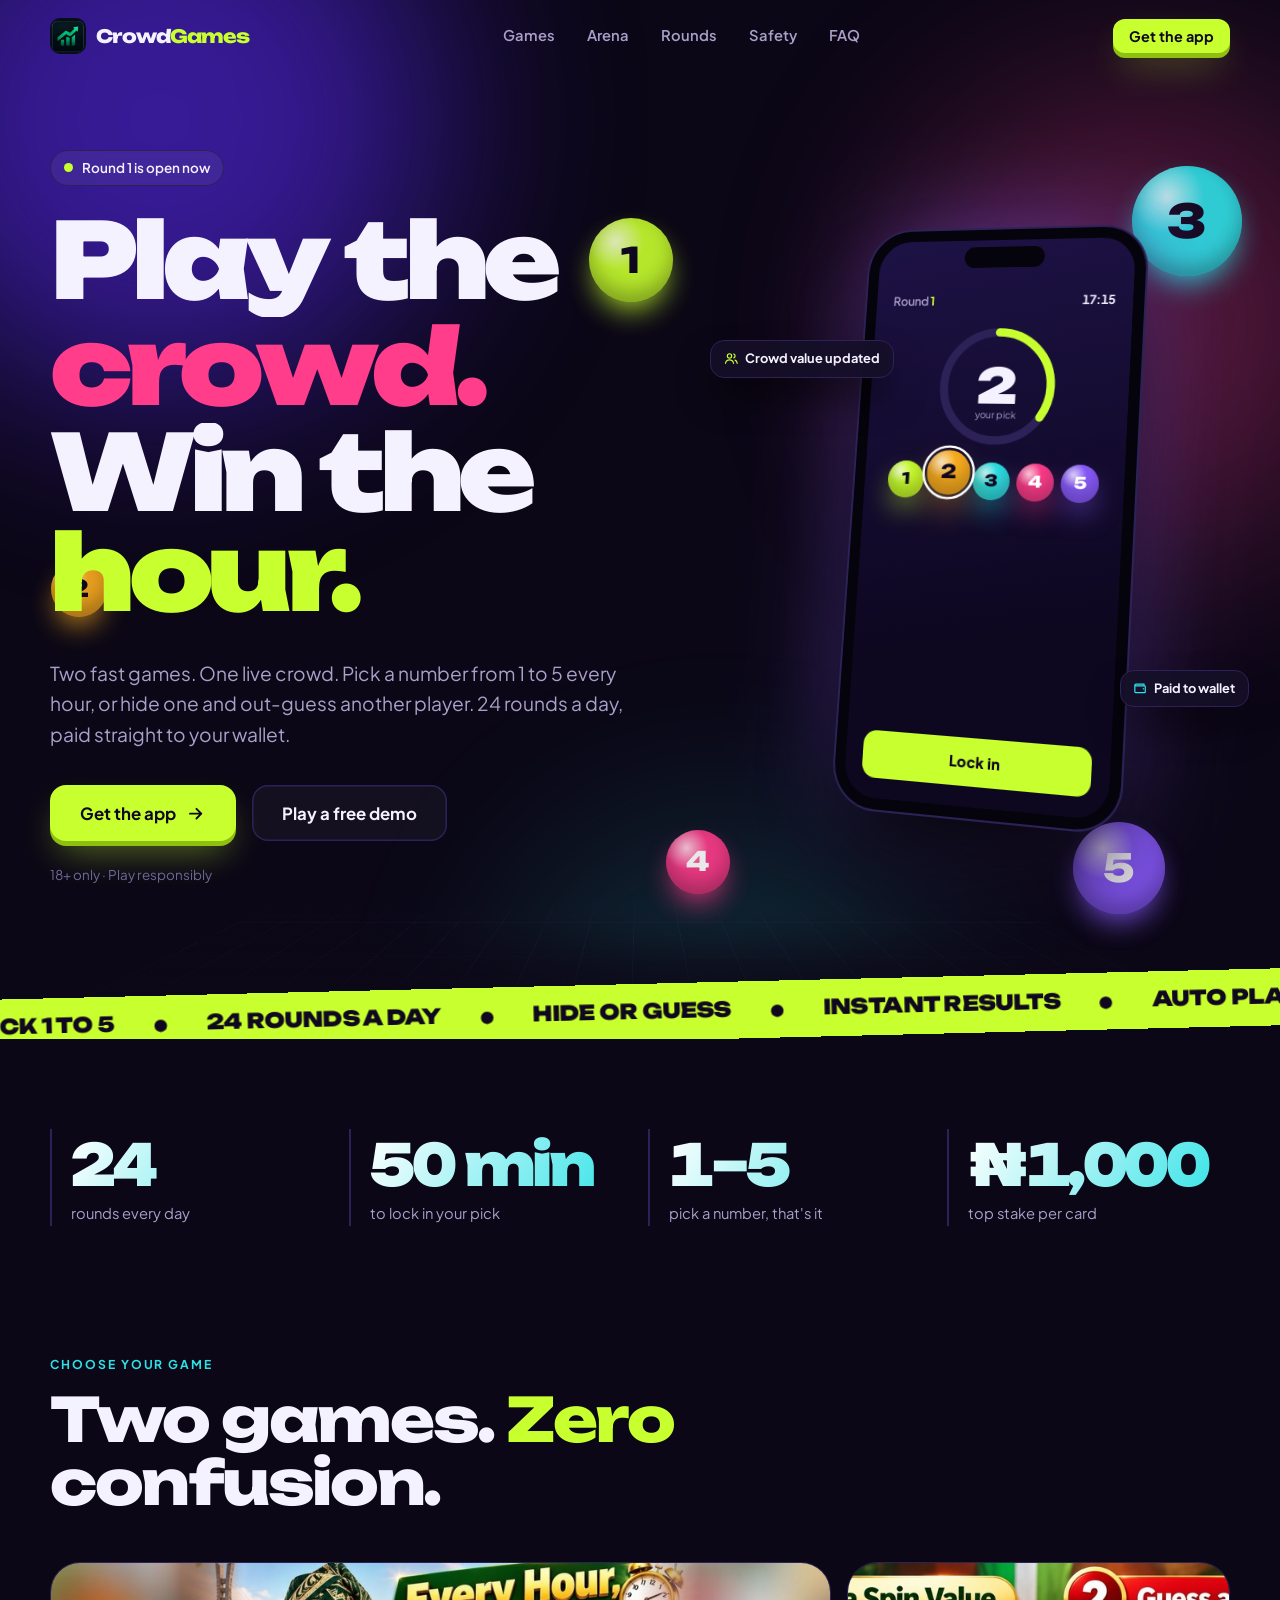
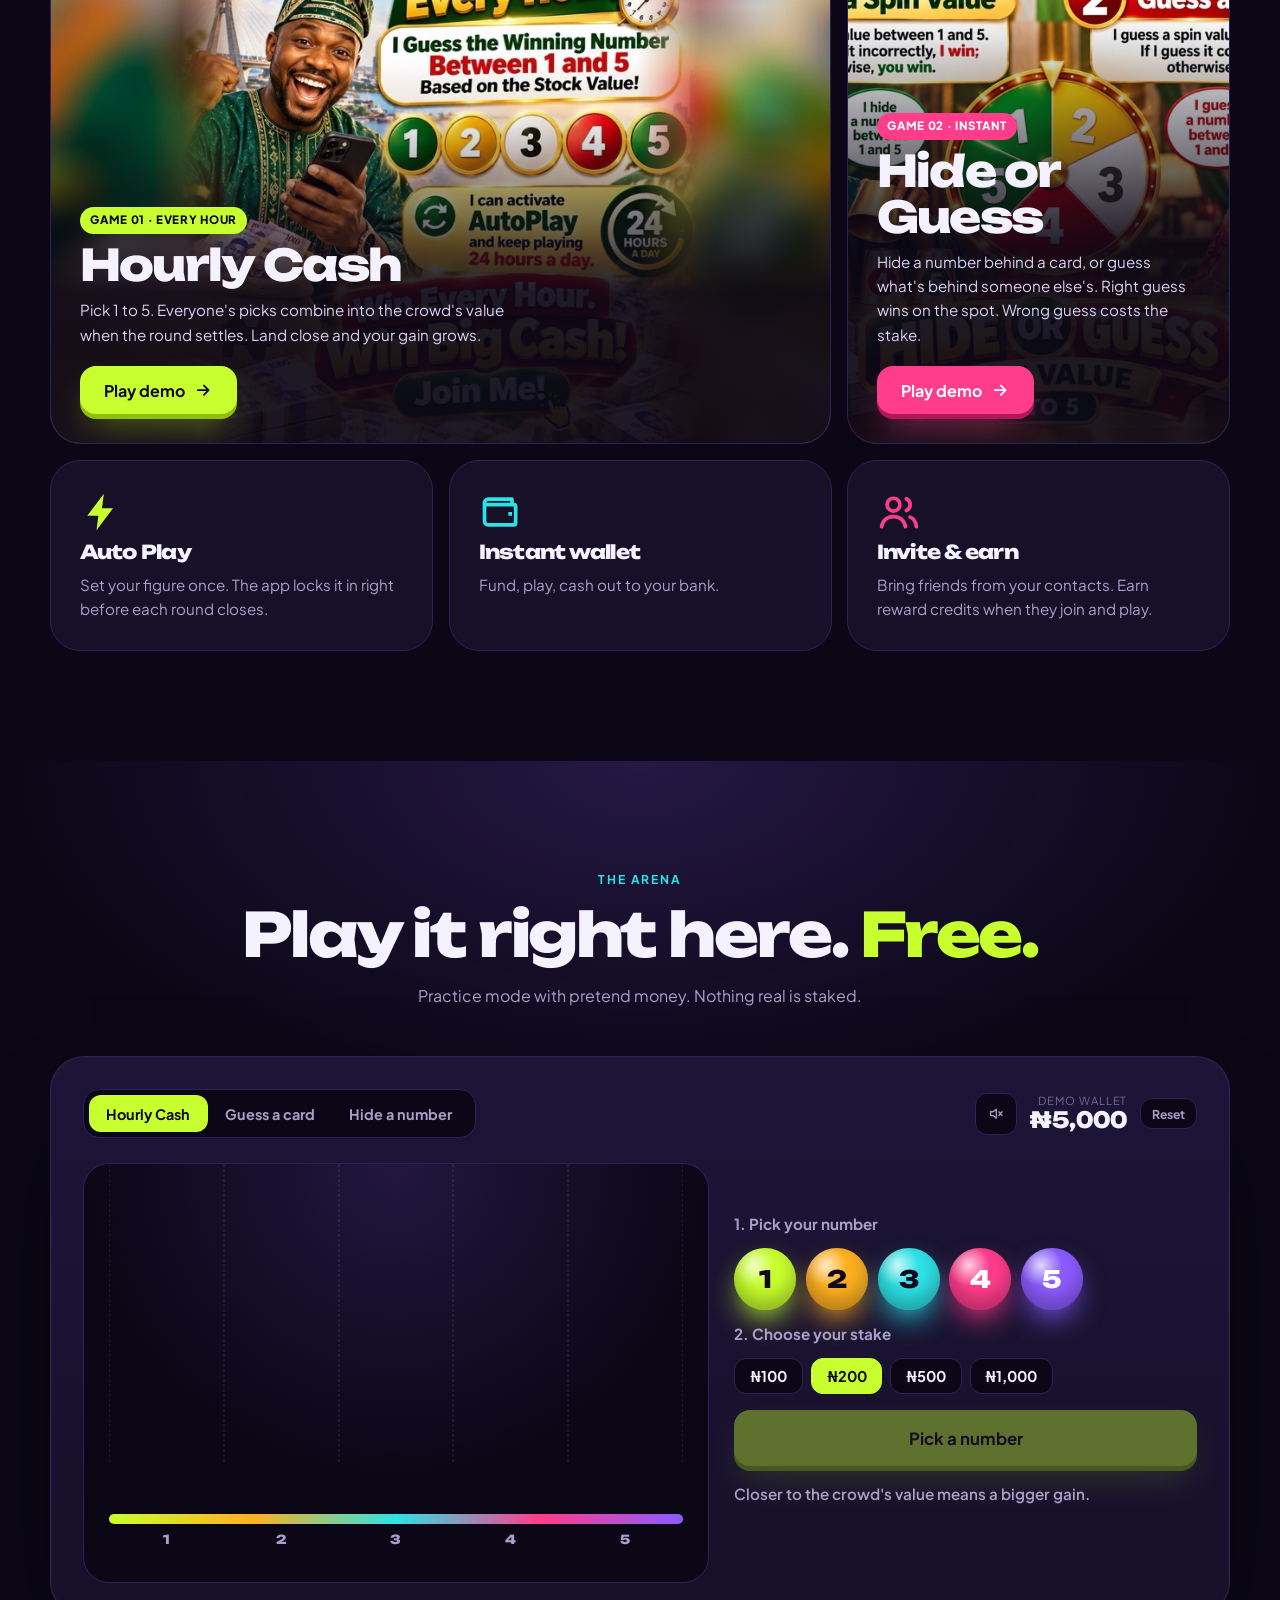
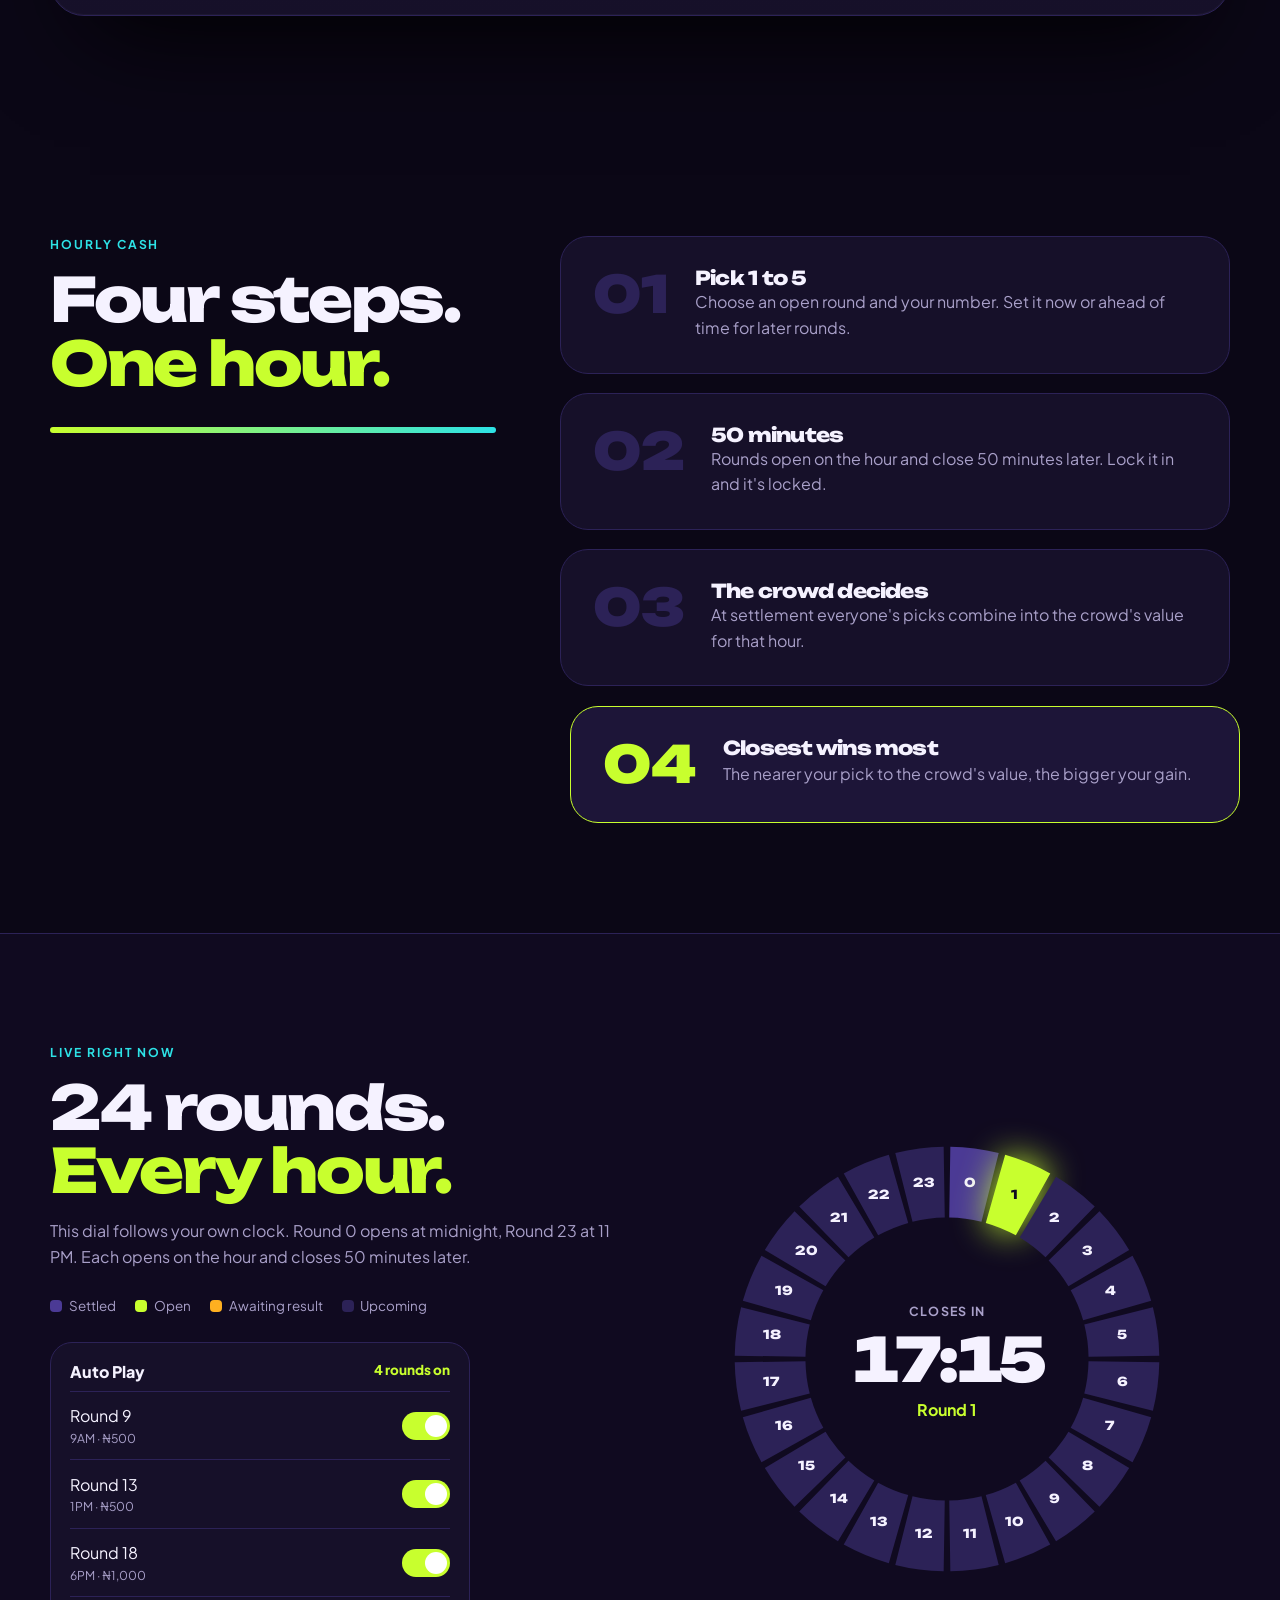
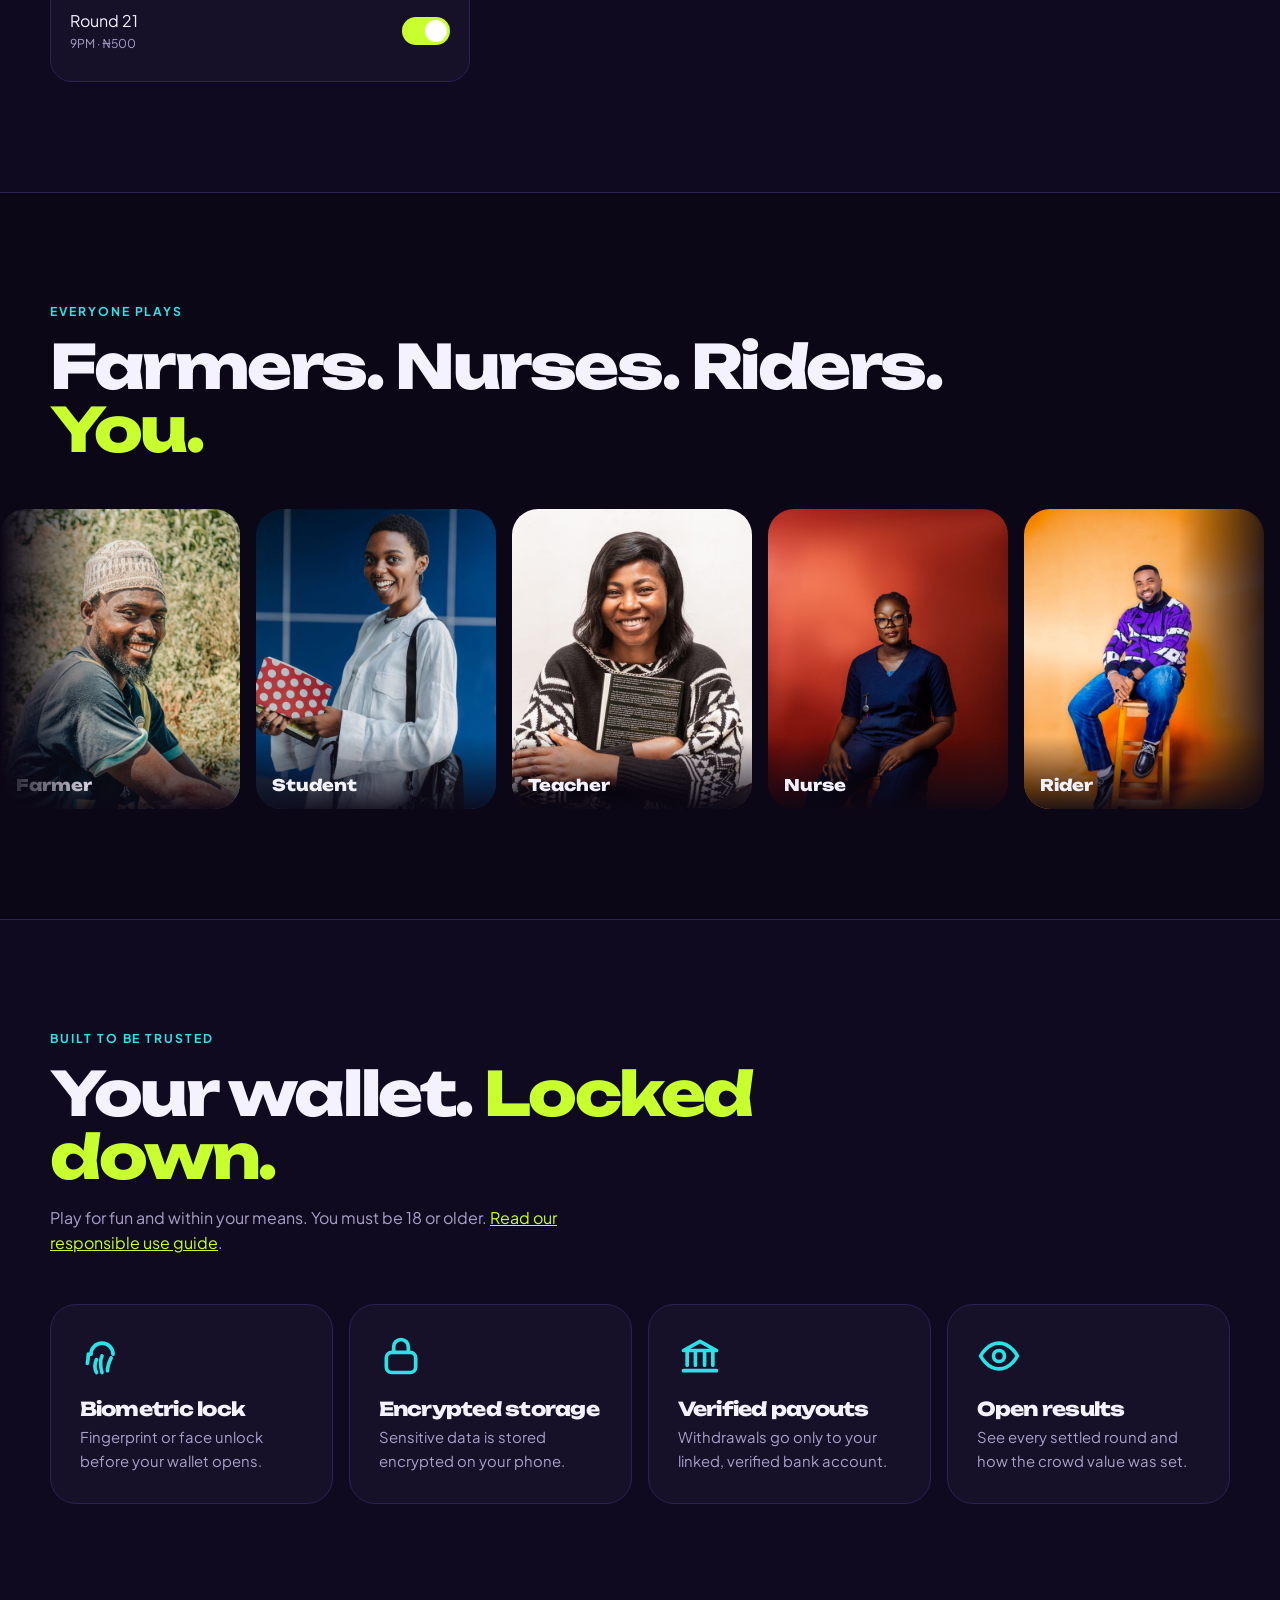
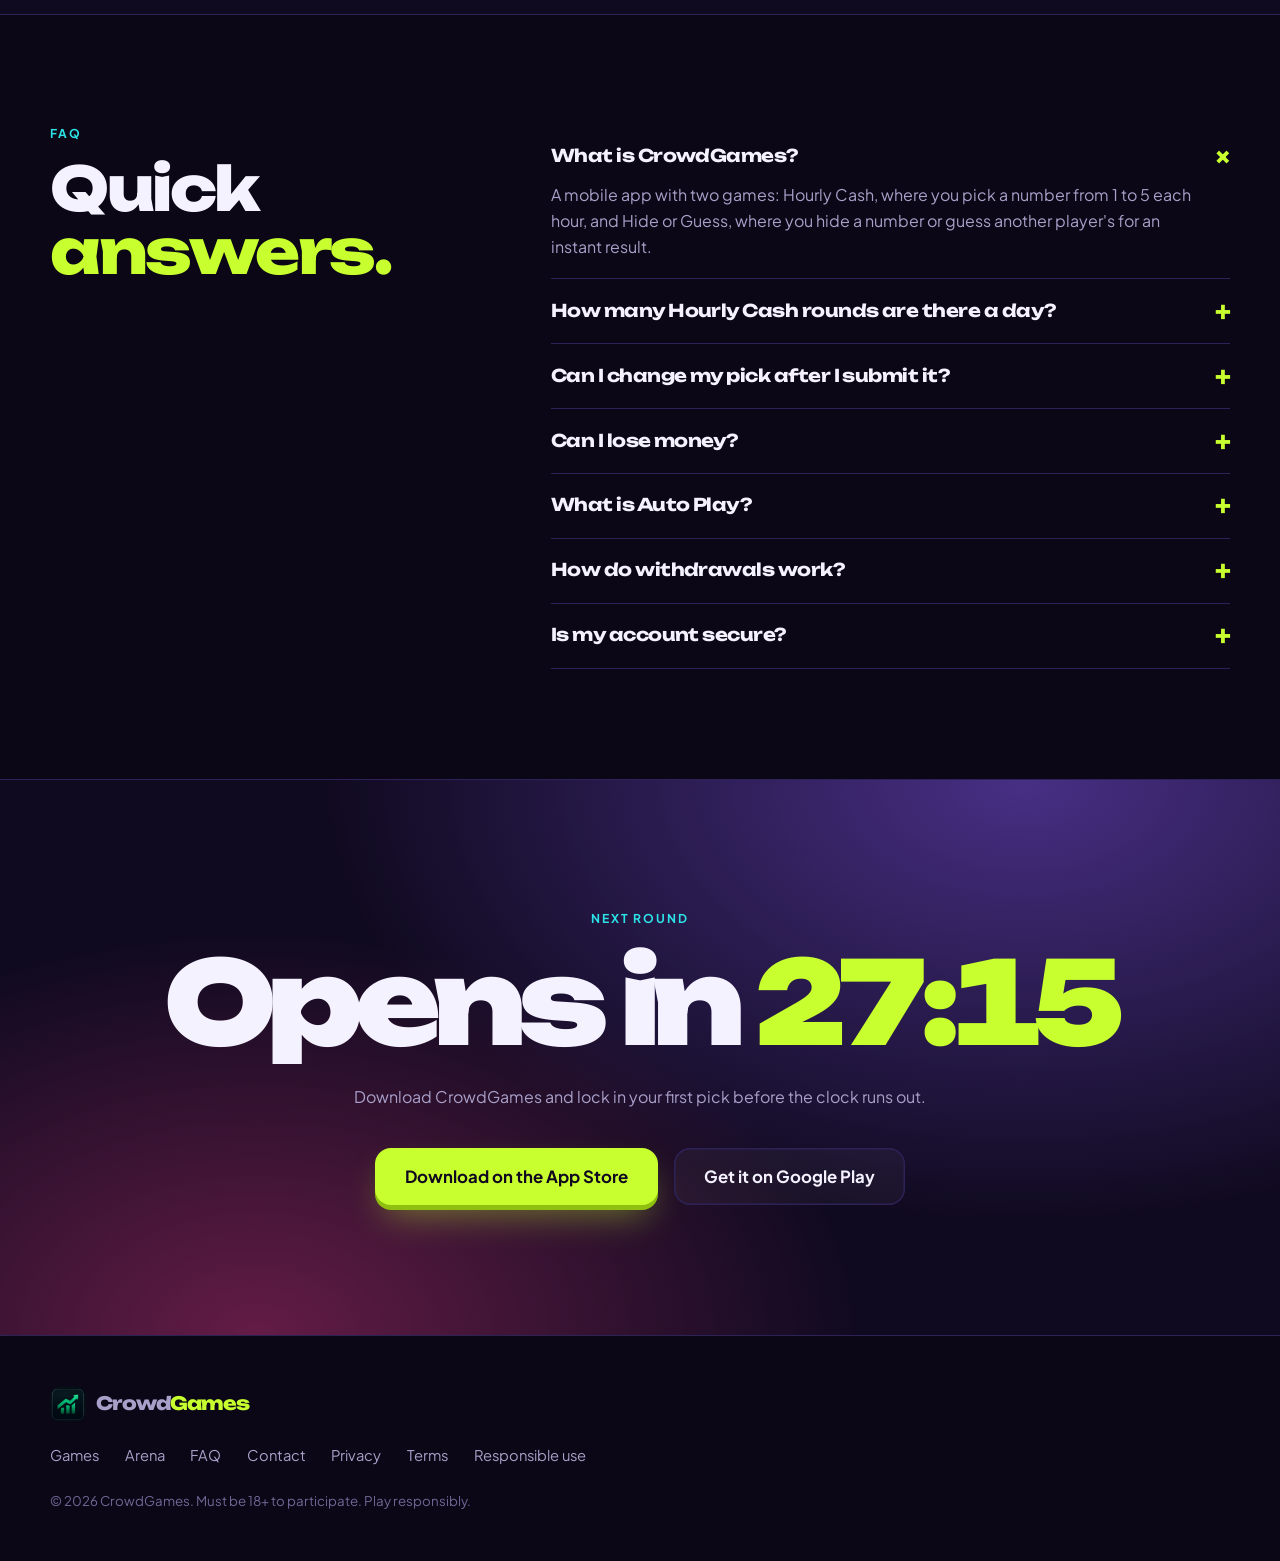
<file: index.html>
<!doctype html>
<html lang="en">
<head>
<meta charset="utf-8">
<meta name="viewport" content="width=device-width, initial-scale=1">
<title>CrowdGames — Play the crowd. Win the hour.</title>
<meta name="description" content="Two fast games on your phone: pick 1–5 against the crowd every hour, or hide a number and out-guess other players. 24 rounds a day.">
<meta name="color-scheme" content="dark">
<meta name="theme-color" content="#0b0716">
<link rel="icon" href="assets/brand/favicon.png">
<link rel="preconnect" href="https://fonts.googleapis.com">
<link rel="preconnect" href="https://fonts.gstatic.com" crossorigin>
<link href="https://fonts.googleapis.com/css2?family=Unbounded:wght@600;800;900&family=Plus+Jakarta+Sans:wght@400;500;600;700&display=swap" rel="stylesheet">
<link rel="stylesheet" href="styles.css">
</head>
<body>

<svg width="0" height="0" style="position:absolute" aria-hidden="true">
  <symbol id="i-arrow" viewBox="0 0 24 24"><path fill="none" stroke="currentColor" stroke-width="2.4" stroke-linecap="round" stroke-linejoin="round" d="M5 12h14M13 6l6 6-6 6"/></symbol>
  <symbol id="i-bolt" viewBox="0 0 24 24"><path fill="currentColor" d="M13 2 4 14h6l-1 8 9-12h-6z"/></symbol>
  <symbol id="i-wallet" viewBox="0 0 24 24"><path fill="none" stroke="currentColor" stroke-width="2" stroke-linejoin="round" d="M3 7a2 2 0 0 1 2-2h13v4M3 7v10a2 2 0 0 0 2 2h14a1 1 0 0 0 1-1V9a1 1 0 0 0-1-1H5a2 2 0 0 1-2-1Zm13 6h2"/></symbol>
  <symbol id="i-clock" viewBox="0 0 24 24"><g fill="none" stroke="currentColor" stroke-width="2" stroke-linecap="round"><circle cx="12" cy="12" r="9"/><path d="M12 7v5l3 2"/></g></symbol>
  <symbol id="i-eye" viewBox="0 0 24 24"><g fill="none" stroke="currentColor" stroke-width="2"><path d="M2 12s3.5-7 10-7 10 7 10 7-3.5 7-10 7S2 12 2 12Z"/><circle cx="12" cy="12" r="3"/></g></symbol>
  <symbol id="i-users" viewBox="0 0 24 24"><g fill="none" stroke="currentColor" stroke-width="2" stroke-linecap="round"><circle cx="9" cy="8" r="3.5"/><path d="M2.5 20c.6-3.6 3.2-5.5 6.5-5.5s5.9 1.9 6.5 5.5M16 4.8a3.5 3.5 0 0 1 0 6.4M18 14.8c2 .7 3.2 2.4 3.5 5.2"/></g></symbol>
  <symbol id="i-bank" viewBox="0 0 24 24"><g fill="none" stroke="currentColor" stroke-width="2" stroke-linejoin="round" stroke-linecap="round"><path d="m3 9 9-5 9 5zM5 9v8M9.5 9v8M14.5 9v8M19 9v8M3 20h18"/></g></symbol>
  <symbol id="i-lock" viewBox="0 0 24 24"><g fill="none" stroke="currentColor" stroke-width="2" stroke-linecap="round"><rect x="4" y="10" width="16" height="11" rx="3"/><path d="M8 10V7a4 4 0 0 1 8 0v3"/></g></symbol>
  <symbol id="i-finger" viewBox="0 0 24 24"><g fill="none" stroke="currentColor" stroke-width="2" stroke-linecap="round"><path d="M6 11a6 6 0 0 1 12 0M9 21c-1-2-1-5 0-7M12 21c-1-3-1-7 0-9M15 20c0-3 1-5 2-7M4 16c.5-2 .5-3.5.5-5"/></g></symbol>
  <symbol id="i-sound" viewBox="0 0 24 24"><g fill="none" stroke="currentColor" stroke-width="2" stroke-linecap="round" stroke-linejoin="round"><path d="M4 9v6h4l5 4V5L8 9zM17 9a4 4 0 0 1 0 6"/></g></symbol>
  <symbol id="i-mute" viewBox="0 0 24 24"><g fill="none" stroke="currentColor" stroke-width="2" stroke-linecap="round" stroke-linejoin="round"><path d="M4 9v6h4l5 4V5L8 9zM17 9l5 6M22 9l-5 6"/></g></symbol>
</svg>

<div class="progress" id="progress"></div>
<div class="cursor-glow" id="glow" aria-hidden="true"></div>
<canvas id="fx" aria-hidden="true"></canvas>

<header class="nav" id="nav">
  <div class="wrap nav-in">
    <a href="#top" class="brand"><img src="assets/brand/logo.png" alt="" width="36" height="36"><span>Crowd<i>Games</i></span></a>
    <nav class="links" aria-label="Main">
      <a href="#games">Games</a><a href="#arena">Arena</a><a href="#clock">Rounds</a><a href="#safe">Safety</a><a href="#faq">FAQ</a>
    </nav>
    <a href="#download" class="btn btn-lime btn-sm">Get the app</a>
  </div>
</header>

<main id="top">

<!-- HERO -->
<section class="hero">
  <div class="mesh m1"></div><div class="mesh m2"></div><div class="mesh m3"></div>
  <div class="floor" aria-hidden="true"></div>
  <div class="orbs" aria-hidden="true">
    <span class="orb o1" data-depth="40" data-n="1">1</span>
    <span class="orb o2" data-depth="70" data-n="2">2</span>
    <span class="orb o3" data-depth="30" data-n="3">3</span>
    <span class="orb o4" data-depth="60" data-n="4">4</span>
    <span class="orb o5" data-depth="50" data-n="5">5</span>
  </div>

  <div class="wrap hero-grid">
    <div class="hero-copy">
      <p class="pill"><span class="dot"></span><span id="liveText">Round open now</span></p>
      <h1 class="kinetic" aria-label="Play the crowd. Win the hour.">
        <span class="ln"><span class="w">Play</span> <span class="w">the</span></span>
        <span class="ln"><span class="w hot">crowd.</span></span>
        <span class="ln"><span class="w">Win</span> <span class="w">the</span> <span class="w lime">hour.</span></span>
      </h1>
      <p class="lead">Two fast games. One live crowd. Pick a number from 1 to 5 every hour, or hide one and out-guess another player. 24 rounds a day, paid straight to your wallet.</p>
      <div class="cta">
        <a class="btn btn-lime btn-lg magnet" href="#download">Get the app <svg class="ic"><use href="#i-arrow"/></svg></a>
        <a class="btn btn-ghost btn-lg" href="#arena">Play a free demo</a>
      </div>
      <p class="age">18+ only · Play responsibly</p>
    </div>

    <div class="hero-phone" aria-hidden="true">
      <div class="phone" id="phone">
        <div class="notch"></div>
        <div class="ps">
          <div class="ps-top"><span>Round <b id="pRound">14</b></span><em id="pClock">00:00</em></div>
          <div class="ps-ring"><svg viewBox="0 0 120 120"><circle cx="60" cy="60" r="52" class="r-bg"/><circle cx="60" cy="60" r="52" class="r-fg" id="pRing"/></svg><b id="pNum">3</b><small>your pick</small></div>
          <div class="ps-balls" id="pBalls"></div>
          <div class="ps-btn" id="pBtn">Lock in</div>
          <div class="ps-toast" id="pToast">Locked in <svg class="ic"><use href="#i-bolt"/></svg></div>
        </div>
      </div>
      <div class="float-chip fc1"><svg class="ic"><use href="#i-users"/></svg>Crowd value updated</div>
      <div class="float-chip fc2"><svg class="ic"><use href="#i-wallet"/></svg>Paid to wallet</div>
    </div>
  </div>

  <div class="marquee" aria-hidden="true"><div class="marquee-track" id="marquee"></div></div>
</section>

<!-- STATS -->
<section class="stats">
  <div class="wrap stats-grid">
    <div><b data-count="24">0</b><span>rounds every day</span></div>
    <div><b data-count="50" data-suffix=" min">0</b><span>to lock in your pick</span></div>
    <div><b>1–5</b><span>pick a number, that's it</span></div>
    <div><b data-count="1000" data-prefix="₦">0</b><span>top stake per card</span></div>
  </div>
</section>

<!-- GAMES -->
<section class="sec" id="games">
  <div class="wrap">
    <div class="head">
      <p class="kicker">Choose your game</p>
      <h2>Two games. <span class="lime">Zero</span> confusion.</h2>
    </div>
    <div class="bento">
      <article class="tile t-hourly" data-tilt>
        <img src="assets/games/every-hour-autoplay.jpg" alt="Hourly Cash artwork" loading="lazy" width="900" height="600">
        <div class="tile-in">
          <span class="tag">Game 01 · every hour</span>
          <h3>Hourly Cash</h3>
          <p>Pick 1 to 5. Everyone's picks combine into the crowd's value when the round settles. Land close and your gain grows.</p>
          <a href="#arena" class="btn btn-lime" data-game="hourly">Play demo <svg class="ic"><use href="#i-arrow"/></svg></a>
        </div>
      </article>
      <article class="tile t-hide" data-tilt>
        <img src="assets/games/hide-or-guess-spin.jpg" alt="Hide or Guess artwork" loading="lazy" width="900" height="600">
        <div class="tile-in">
          <span class="tag pink">Game 02 · instant</span>
          <h3>Hide or Guess</h3>
          <p>Hide a number behind a card, or guess what's behind someone else's. Right guess wins on the spot. Wrong guess costs the stake.</p>
          <a href="#arena" class="btn btn-pink" data-game="guess">Play demo <svg class="ic"><use href="#i-arrow"/></svg></a>
        </div>
      </article>
      <article class="tile t-auto">
        <svg class="ic big"><use href="#i-bolt"/></svg>
        <h3>Auto Play</h3>
        <p>Set your figure once. The app locks it in right before each round closes.</p>
      </article>
      <article class="tile t-wallet">
        <svg class="ic big"><use href="#i-wallet"/></svg>
        <h3>Instant wallet</h3>
        <p>Fund, play, cash out to your bank.</p>
      </article>
      <article class="tile t-invite">
        <svg class="ic big"><use href="#i-users"/></svg>
        <h3>Invite &amp; earn</h3>
        <p>Bring friends from your contacts. Earn reward credits when they join and play.</p>
      </article>
    </div>
  </div>
</section>

<!-- ARENA -->
<section class="sec arena-sec" id="arena">
  <div class="wrap">
    <div class="head center">
      <p class="kicker">The arena</p>
      <h2>Play it right here. <span class="lime">Free.</span></h2>
      <p class="sub">Practice mode with pretend money. Nothing real is staked.</p>
    </div>

    <div class="arena">
      <div class="a-top">
        <div class="seg" role="tablist" aria-label="Pick a game">
          <button role="tab" aria-selected="true" data-tab="hourly">Hourly Cash</button>
          <button role="tab" aria-selected="false" data-tab="guess">Guess a card</button>
          <button role="tab" aria-selected="false" data-tab="hide">Hide a number</button>
        </div>
        <div class="a-right">
          <button class="icon-btn" id="snd" aria-label="Sound off" aria-pressed="false"><svg class="ic"><use href="#i-mute"/></svg></button>
          <div class="wal"><small>Demo wallet</small><b id="wal">₦5,000</b></div>
          <button class="mini" id="reset">Reset</button>
        </div>
      </div>

      <!-- HOURLY -->
      <div class="pane" id="p-hourly">
        <div class="stage" id="drop">
          <div class="lanes" id="lanes"></div>
          <div class="track" id="track">
            <div class="axis"><span>1</span><span>2</span><span>3</span><span>4</span><span>5</span></div>
            <div class="mk you" id="mkYou"><i>You</i></div>
            <div class="mk crowd" id="mkCrowd"><i>Crowd</i></div>
          </div>
        </div>
        <div class="ctrl">
          <h3>1. Pick your number</h3>
          <div class="balls" id="hBalls"></div>
          <h3>2. Choose your stake</h3>
          <div class="chips" id="hStake"></div>
          <button class="btn btn-lime btn-lg btn-block" id="hGo" disabled>Pick a number</button>
          <p class="result" id="hRes" aria-live="polite">Closer to the crowd's value means a bigger gain.</p>
        </div>
      </div>

      <!-- GUESS -->
      <div class="pane" id="p-guess" hidden>
        <div class="stage cards-stage">
          <div class="fan" id="fan"></div>
          <p class="streak">Streak <b id="streak">0</b> · Best <b id="best">0</b></p>
        </div>
        <div class="ctrl">
          <h3 id="gTitle">Tap a card to guess it</h3>
          <div class="balls" id="gBalls"></div>
          <button class="btn btn-pink btn-lg btn-block" id="gGo" disabled>Lock in my guess</button>
          <p class="result" id="gRes" aria-live="polite">Guess right and win the card's stake. Guess wrong and lose it.</p>
        </div>
      </div>

      <!-- HIDE -->
      <div class="pane" id="p-hide" hidden>
        <div class="stage hide-stage">
          <div class="hcard" id="hCard"><div class="hc-face"><b id="hcNum">?</b><small id="hcStake">₦200</small></div></div>
          <div class="reel" id="reel" aria-hidden="true"><span>?</span></div>
          <p class="reel-l" id="reelL">A player will try to guess your number</p>
        </div>
        <div class="ctrl">
          <h3>1. Hide a number</h3>
          <div class="balls" id="hdBalls"></div>
          <h3>2. Set the stake</h3>
          <div class="chips" id="hdStake"></div>
          <button class="btn btn-lime btn-lg btn-block" id="hdGo" disabled>Hide a number</button>
          <p class="result" id="hdRes" aria-live="polite">If they guess wrong, you keep their stake. If they're right, you lose yours.</p>
        </div>
      </div>
    </div>
  </div>
</section>

<!-- HOW -->
<section class="sec" id="how">
  <div class="wrap how">
    <div class="how-l">
      <p class="kicker">Hourly Cash</p>
      <h2>Four steps. <span class="lime">One hour.</span></h2>
      <div class="how-line"><i id="howLine"></i></div>
    </div>
    <ol class="how-steps">
      <li><b>01</b><h3>Pick 1 to 5</h3><p>Choose an open round and your number. Set it now or ahead of time for later rounds.</p></li>
      <li><b>02</b><h3>50 minutes</h3><p>Rounds open on the hour and close 50 minutes later. Lock it in and it's locked.</p></li>
      <li><b>03</b><h3>The crowd decides</h3><p>At settlement everyone's picks combine into the crowd's value for that hour.</p></li>
      <li><b>04</b><h3>Closest wins most</h3><p>The nearer your pick to the crowd's value, the bigger your gain.</p></li>
    </ol>
  </div>
</section>

<!-- CLOCK -->
<section class="sec dark" id="clock">
  <div class="wrap clock-grid">
    <div>
      <p class="kicker">Live right now</p>
      <h2>24 rounds. <span class="lime">Every hour.</span></h2>
      <p class="sub">This dial follows your own clock. Round 0 opens at midnight, Round 23 at 11 PM. Each opens on the hour and closes 50 minutes later.</p>
      <ul class="legend"><li class="l-set">Settled</li><li class="l-open">Open</li><li class="l-wait">Awaiting result</li><li class="l-up">Upcoming</li></ul>
      <div class="auto-card" id="autoCard"></div>
    </div>
    <div class="dial-wrap"><svg id="dial" viewBox="-130 -130 260 260" role="img" aria-label="24 hour round dial"></svg>
      <div class="dial-c"><small id="dState">Round open</small><b id="dClock">00:00</b><span id="dRound">Round 14</span></div>
    </div>
  </div>
</section>

<!-- PEOPLE -->
<section class="sec" id="people">
  <div class="wrap head"><p class="kicker">Everyone plays</p><h2>Farmers. Nurses. Riders. <span class="lime">You.</span></h2></div>
  <div class="reel-strip" id="strip"><div class="strip-track" id="stripTrack"></div></div>
</section>

<!-- SAFE -->
<section class="sec dark" id="safe">
  <div class="wrap">
    <div class="head"><p class="kicker">Built to be trusted</p><h2>Your wallet. <span class="lime">Locked down.</span></h2><p class="sub">Play for fun and within your means. You must be 18 or older. <a href="responsible-use.html" class="lime">Read our responsible use guide</a>.</p></div>
    <div class="safe-grid">
      <article><svg class="ic big"><use href="#i-finger"/></svg><h3>Biometric lock</h3><p>Fingerprint or face unlock before your wallet opens.</p></article>
      <article><svg class="ic big"><use href="#i-lock"/></svg><h3>Encrypted storage</h3><p>Sensitive data is stored encrypted on your phone.</p></article>
      <article><svg class="ic big"><use href="#i-bank"/></svg><h3>Verified payouts</h3><p>Withdrawals go only to your linked, verified bank account.</p></article>
      <article><svg class="ic big"><use href="#i-eye"/></svg><h3>Open results</h3><p>See every settled round and how the crowd value was set.</p></article>
    </div>
  </div>
</section>

<!-- FAQ -->
<section class="sec" id="faq">
  <div class="wrap faq">
    <div class="head"><p class="kicker">FAQ</p><h2>Quick <span class="lime">answers.</span></h2></div>
    <div class="acc">
      <details open><summary>What is CrowdGames?</summary><p>A mobile app with two games: Hourly Cash, where you pick a number from 1 to 5 each hour, and Hide or Guess, where you hide a number or guess another player's for an instant result.</p></details>
      <details><summary>How many Hourly Cash rounds are there a day?</summary><p>24. One opens every hour on the hour and stays open for 50 minutes.</p></details>
      <details><summary>Can I change my pick after I submit it?</summary><p>No. Once submitted, your pick is locked until the round settles.</p></details>
      <details><summary>Can I lose money?</summary><p>In Hide or Guess, a wrong guess costs your entry stake. In Hourly Cash, your gain depends on how close your pick lands to the crowd's value. Only play with money you can afford to spend.</p></details>
      <details><summary>What is Auto Play?</summary><p>Set a figure for the rounds you choose and the app submits for you just before each one closes. Keep the app open so it can fire.</p></details>
      <details><summary>How do withdrawals work?</summary><p>Link a verified bank account, then request a payout from your wallet.</p></details>
      <details><summary>Is my account secure?</summary><p>Yes. The app supports biometric lock and stores sensitive data encrypted on your device.</p></details>
    </div>
  </div>
</section>

<!-- DOWNLOAD -->
<section class="final" id="download">
  <div class="final-bg" aria-hidden="true"></div>
  <div class="wrap final-in">
    <p class="kicker">Next round</p>
    <h2 class="mega">Opens in <span class="lime" id="nextIn">--:--</span></h2>
    <p class="sub">Download CrowdGames and lock in your first pick before the clock runs out.</p>
    <div class="cta center">
      <a class="btn btn-lime btn-lg magnet" href="#" data-store>Download on the App Store</a>
      <a class="btn btn-ghost btn-lg" href="#" data-store>Get it on Google Play</a>
    </div>
  </div>
</section>
</main>

<footer>
  <div class="wrap foot">
    <a href="#top" class="brand"><img src="assets/brand/logo.png" alt="" width="36" height="36"><span>Crowd<i>Games</i></span></a>
    <nav aria-label="Footer"><a href="#games">Games</a><a href="#arena">Arena</a><a href="#faq">FAQ</a><a href="mailto:support@crowdstock.app">Contact</a><a href="privacy.html">Privacy</a><a href="terms.html">Terms</a><a href="responsible-use.html">Responsible use</a></nav>
    <small>© <span id="yr"></span> CrowdGames. Must be 18+ to participate. Play responsibly.</small>
  </div>
</footer>

<div class="toast" id="toast" role="status" hidden></div>
<script src="app.js"></script>
</body>
</html>
</file>
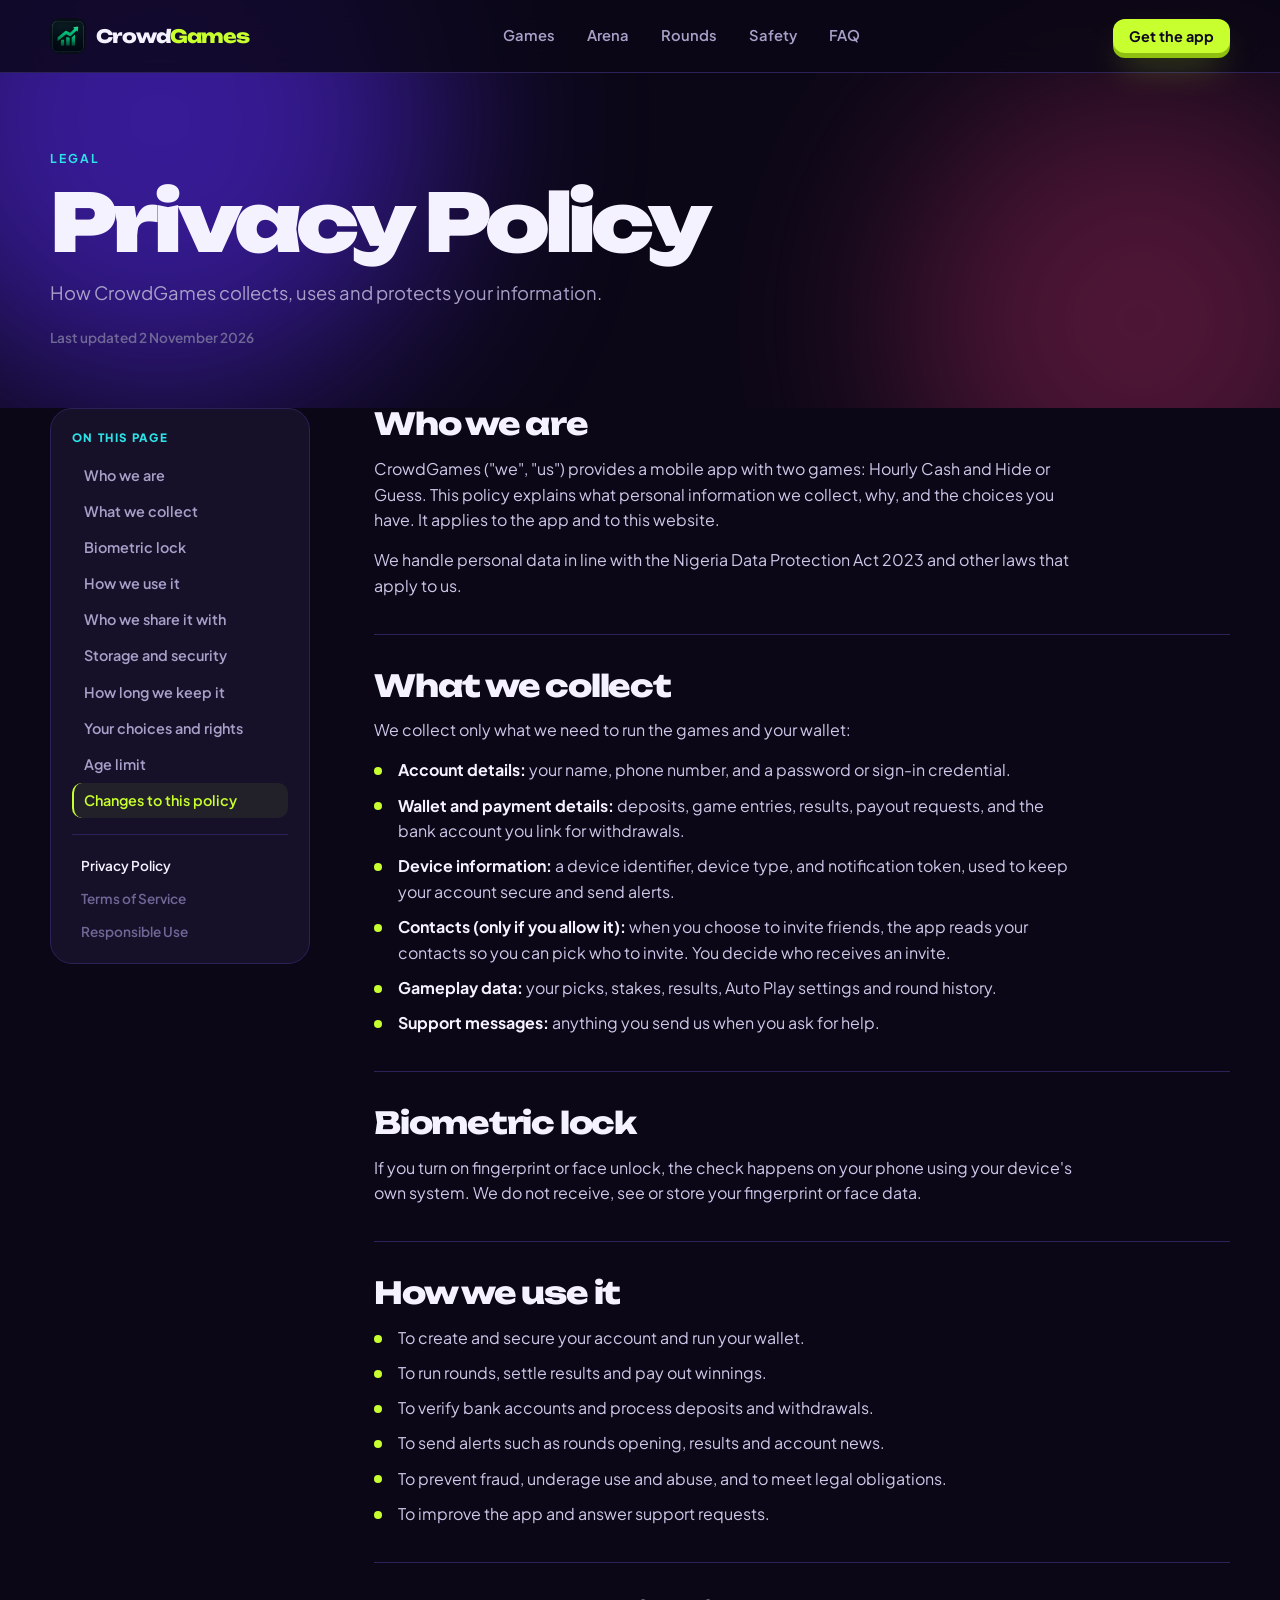
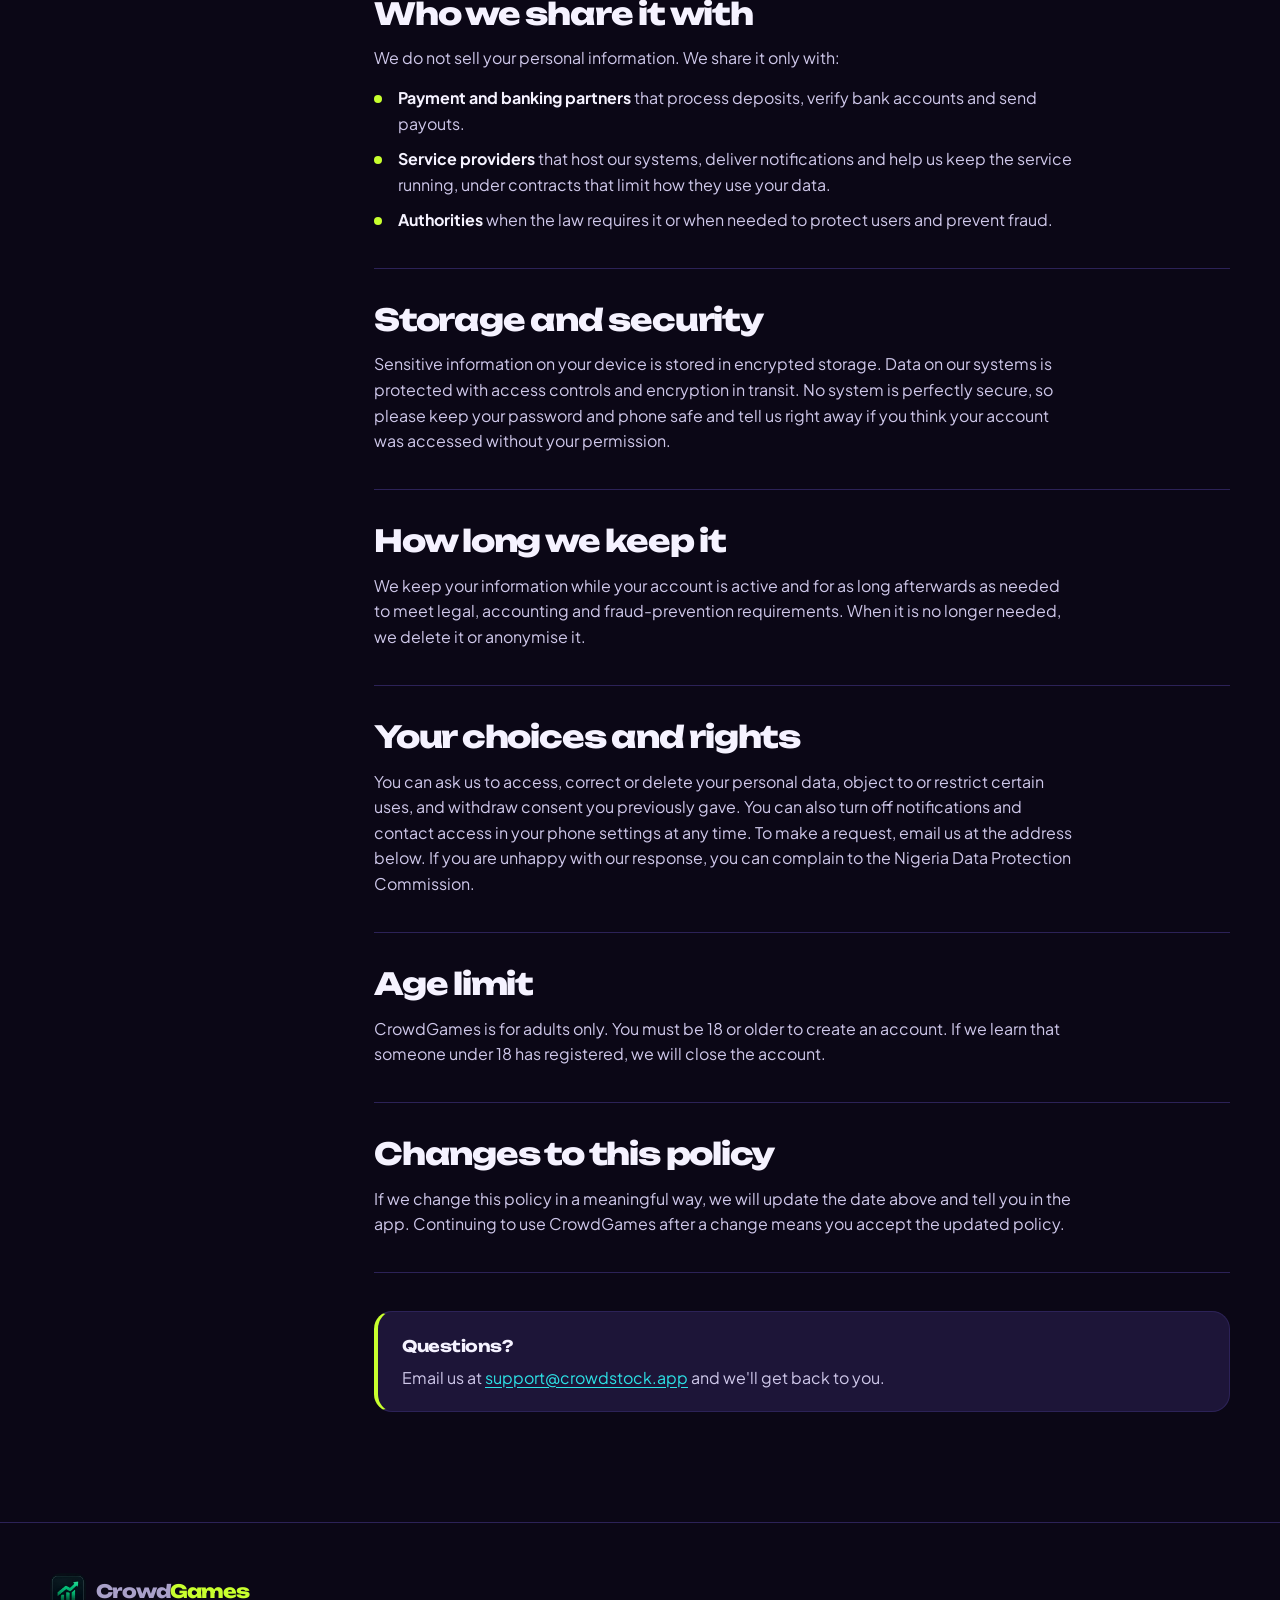
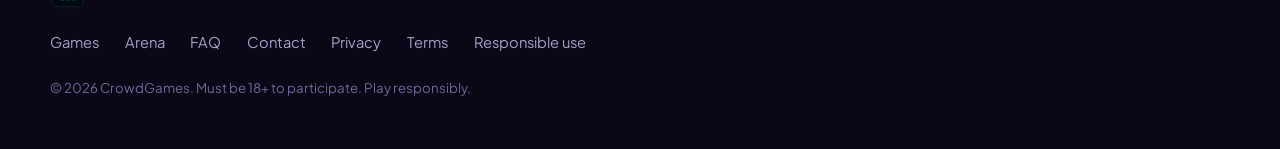
<file: privacy.html>
<!doctype html>
<html lang="en">
<head>
<meta charset="utf-8">
<meta name="viewport" content="width=device-width, initial-scale=1">
<title>Privacy Policy — CrowdGames</title>
<meta name="description" content="How CrowdGames collects, uses and protects your information.">
<meta name="color-scheme" content="dark">
<meta name="theme-color" content="#0b0716">
<link rel="icon" href="assets/brand/favicon.png">
<link rel="preconnect" href="https://fonts.googleapis.com">
<link rel="preconnect" href="https://fonts.gstatic.com" crossorigin>
<link href="https://fonts.googleapis.com/css2?family=Unbounded:wght@600;800;900&family=Plus+Jakarta+Sans:wght@400;500;600;700&display=swap" rel="stylesheet">
<link rel="stylesheet" href="styles.css">
<link rel="stylesheet" href="legal.css">
</head>
<body>
<div class="progress" id="progress"></div>
<header class="nav solid" id="nav">
  <div class="wrap nav-in">
    <a href="index.html" class="brand"><img src="assets/brand/logo.png" alt="" width="36" height="36"><span>Crowd<i>Games</i></span></a>
    <nav class="links" aria-label="Main">
      <a href="index.html#games">Games</a><a href="index.html#arena">Arena</a><a href="index.html#clock">Rounds</a><a href="index.html#safe">Safety</a><a href="index.html#faq">FAQ</a>
    </nav>
    <a href="index.html#download" class="btn btn-lime btn-sm">Get the app</a>
  </div>
</header>
<main>
  <section class="l-hero">
    <div class="mesh m1"></div><div class="mesh m2"></div>
    <div class="wrap">
      <p class="kicker">Legal</p>
      <h1>Privacy Policy</h1>
      <p class="sub">How CrowdGames collects, uses and protects your information.</p>
      <p class="updated">Last updated 2 November 2026</p>
    </div>
  </section>
  <div class="wrap l-grid">
    <aside class="toc" aria-label="On this page"><b>On this page</b><ol><li><a href="#who">Who we are</a></li><li><a href="#collect">What we collect</a></li><li><a href="#biometrics">Biometric lock</a></li><li><a href="#use">How we use it</a></li><li><a href="#share">Who we share it with</a></li><li><a href="#storage">Storage and security</a></li><li><a href="#retention">How long we keep it</a></li><li><a href="#rights">Your choices and rights</a></li><li><a href="#age">Age limit</a></li><li><a href="#changes">Changes to this policy</a></li></ol>
      <nav class="other" aria-label="Other policies"><a class="cur" href="privacy.html">Privacy Policy</a><a href="terms.html">Terms of Service</a><a href="responsible-use.html">Responsible Use</a></nav>
    </aside>
    <article class="doc"><section id="who"><h2>Who we are</h2><p>CrowdGames ("we", "us") provides a mobile app with two games: Hourly Cash and Hide or Guess. This policy explains what personal information we collect, why, and the choices you have. It applies to the app and to this website.</p><p>We handle personal data in line with the Nigeria Data Protection Act 2023 and other laws that apply to us.</p></section><section id="collect"><h2>What we collect</h2><p>We collect only what we need to run the games and your wallet:</p><ul><li><b>Account details:</b> your name, phone number, and a password or sign-in credential.</li><li><b>Wallet and payment details:</b> deposits, game entries, results, payout requests, and the bank account you link for withdrawals.</li><li><b>Device information:</b> a device identifier, device type, and notification token, used to keep your account secure and send alerts.</li><li><b>Contacts (only if you allow it):</b> when you choose to invite friends, the app reads your contacts so you can pick who to invite. You decide who receives an invite.</li><li><b>Gameplay data:</b> your picks, stakes, results, Auto Play settings and round history.</li><li><b>Support messages:</b> anything you send us when you ask for help.</li></ul></section><section id="biometrics"><h2>Biometric lock</h2><p>If you turn on fingerprint or face unlock, the check happens on your phone using your device's own system. We do not receive, see or store your fingerprint or face data.</p></section><section id="use"><h2>How we use it</h2><ul><li>To create and secure your account and run your wallet.</li><li>To run rounds, settle results and pay out winnings.</li><li>To verify bank accounts and process deposits and withdrawals.</li><li>To send alerts such as rounds opening, results and account news.</li><li>To prevent fraud, underage use and abuse, and to meet legal obligations.</li><li>To improve the app and answer support requests.</li></ul></section><section id="share"><h2>Who we share it with</h2><p>We do not sell your personal information. We share it only with:</p><ul><li><b>Payment and banking partners</b> that process deposits, verify bank accounts and send payouts.</li><li><b>Service providers</b> that host our systems, deliver notifications and help us keep the service running, under contracts that limit how they use your data.</li><li><b>Authorities</b> when the law requires it or when needed to protect users and prevent fraud.</li></ul></section><section id="storage"><h2>Storage and security</h2><p>Sensitive information on your device is stored in encrypted storage. Data on our systems is protected with access controls and encryption in transit. No system is perfectly secure, so please keep your password and phone safe and tell us right away if you think your account was accessed without your permission.</p></section><section id="retention"><h2>How long we keep it</h2><p>We keep your information while your account is active and for as long afterwards as needed to meet legal, accounting and fraud-prevention requirements. When it is no longer needed, we delete it or anonymise it.</p></section><section id="rights"><h2>Your choices and rights</h2><p>You can ask us to access, correct or delete your personal data, object to or restrict certain uses, and withdraw consent you previously gave. You can also turn off notifications and contact access in your phone settings at any time. To make a request, email us at the address below. If you are unhappy with our response, you can complain to the Nigeria Data Protection Commission.</p></section><section id="age"><h2>Age limit</h2><p>CrowdGames is for adults only. You must be 18 or older to create an account. If we learn that someone under 18 has registered, we will close the account.</p></section><section id="changes"><h2>Changes to this policy</h2><p>If we change this policy in a meaningful way, we will update the date above and tell you in the app. Continuing to use CrowdGames after a change means you accept the updated policy.</p></section>
      <div class="contact-card"><b>Questions?</b><p>Email us at <a href="mailto:support@crowdstock.app">support@crowdstock.app</a> and we'll get back to you.</p></div>
    </article>
  </div>
</main>
<footer>
  <div class="wrap foot">
    <a href="index.html" class="brand"><img src="assets/brand/logo.png" alt="" width="36" height="36"><span>Crowd<i>Games</i></span></a>
    <nav aria-label="Footer"><a href="index.html#games">Games</a><a href="index.html#arena">Arena</a><a href="index.html#faq">FAQ</a><a href="mailto:support@crowdstock.app">Contact</a><a href="privacy.html">Privacy</a><a href="terms.html">Terms</a><a href="responsible-use.html">Responsible use</a></nav>
    <small>© <span id="yr"></span> CrowdGames. Must be 18+ to participate. Play responsibly.</small>
  </div>
</footer>
<script src="legal.js"></script>
</body>
</html>
</file>
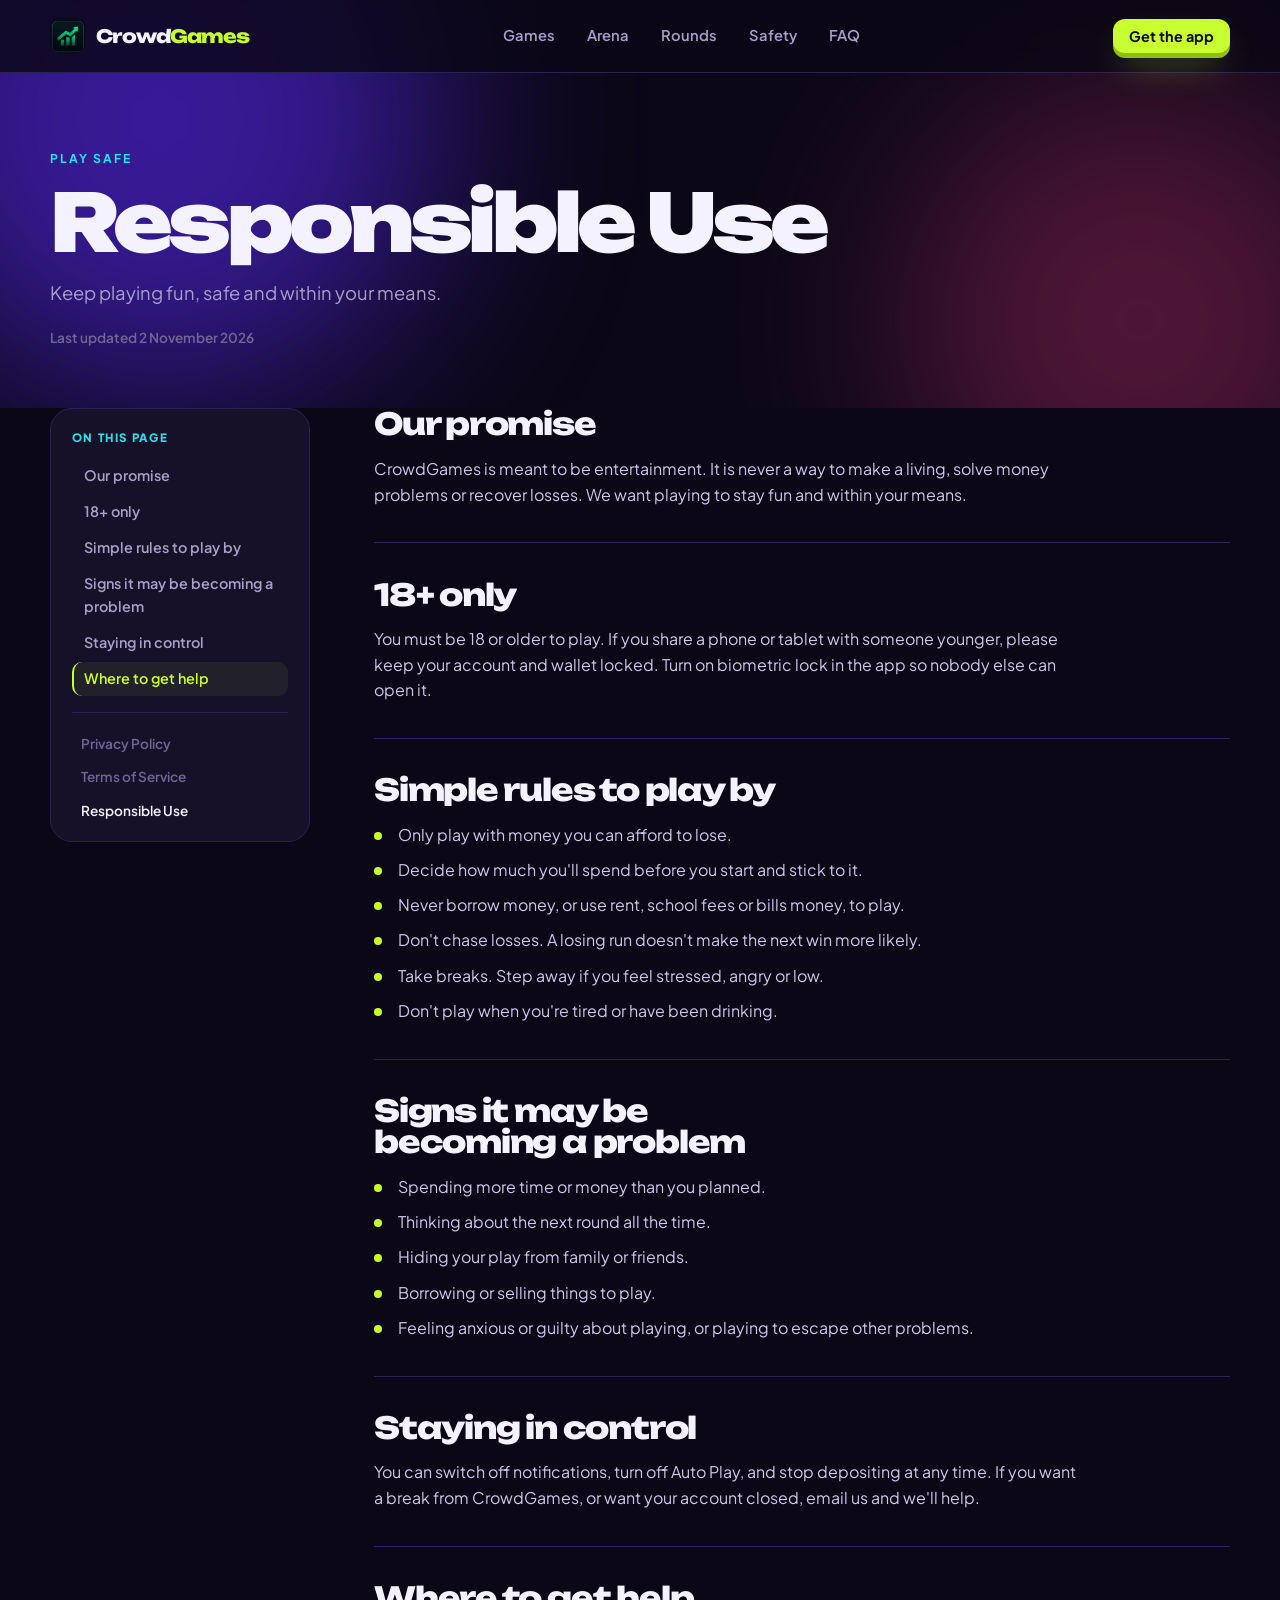
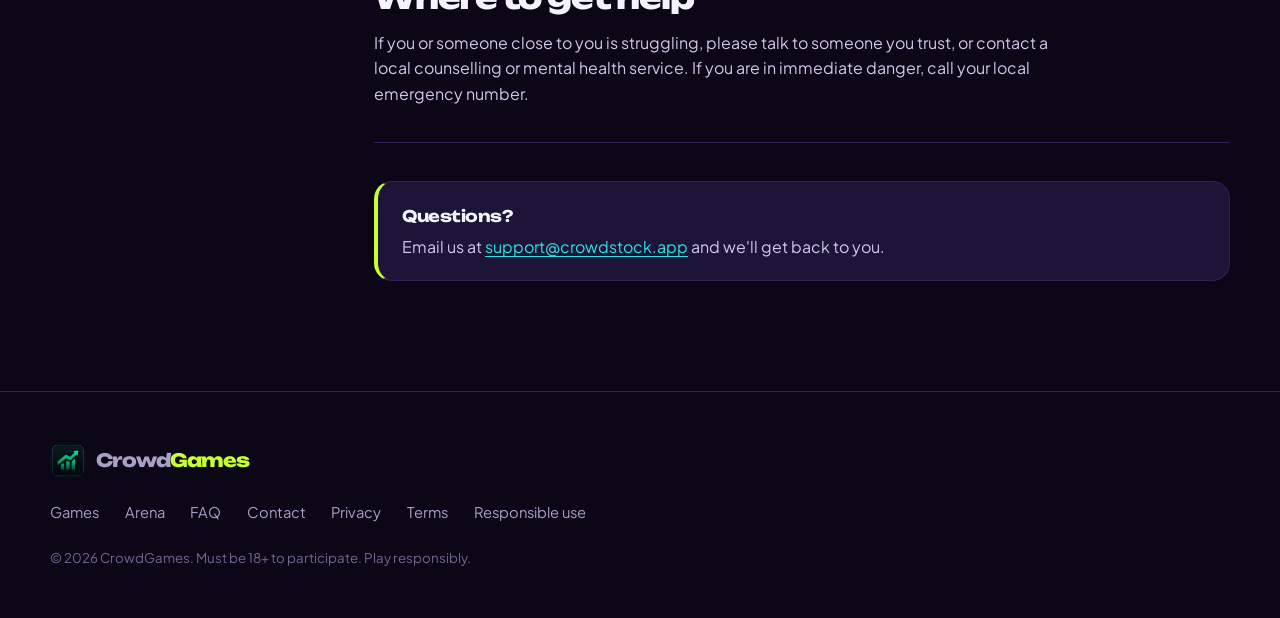
<file: responsible-use.html>
<!doctype html>
<html lang="en">
<head>
<meta charset="utf-8">
<meta name="viewport" content="width=device-width, initial-scale=1">
<title>Responsible Use — CrowdGames</title>
<meta name="description" content="Keep playing fun, safe and within your means.">
<meta name="color-scheme" content="dark">
<meta name="theme-color" content="#0b0716">
<link rel="icon" href="assets/brand/favicon.png">
<link rel="preconnect" href="https://fonts.googleapis.com">
<link rel="preconnect" href="https://fonts.gstatic.com" crossorigin>
<link href="https://fonts.googleapis.com/css2?family=Unbounded:wght@600;800;900&family=Plus+Jakarta+Sans:wght@400;500;600;700&display=swap" rel="stylesheet">
<link rel="stylesheet" href="styles.css">
<link rel="stylesheet" href="legal.css">
</head>
<body>
<div class="progress" id="progress"></div>
<header class="nav solid" id="nav">
  <div class="wrap nav-in">
    <a href="index.html" class="brand"><img src="assets/brand/logo.png" alt="" width="36" height="36"><span>Crowd<i>Games</i></span></a>
    <nav class="links" aria-label="Main">
      <a href="index.html#games">Games</a><a href="index.html#arena">Arena</a><a href="index.html#clock">Rounds</a><a href="index.html#safe">Safety</a><a href="index.html#faq">FAQ</a>
    </nav>
    <a href="index.html#download" class="btn btn-lime btn-sm">Get the app</a>
  </div>
</header>
<main>
  <section class="l-hero">
    <div class="mesh m1"></div><div class="mesh m2"></div>
    <div class="wrap">
      <p class="kicker">Play safe</p>
      <h1>Responsible Use</h1>
      <p class="sub">Keep playing fun, safe and within your means.</p>
      <p class="updated">Last updated 2 November 2026</p>
    </div>
  </section>
  <div class="wrap l-grid">
    <aside class="toc" aria-label="On this page"><b>On this page</b><ol><li><a href="#promise">Our promise</a></li><li><a href="#adults">18+ only</a></li><li><a href="#rules">Simple rules to play by</a></li><li><a href="#signs">Signs it may be becoming a problem</a></li><li><a href="#tools">Staying in control</a></li><li><a href="#help">Where to get help</a></li></ol>
      <nav class="other" aria-label="Other policies"><a href="privacy.html">Privacy Policy</a><a href="terms.html">Terms of Service</a><a class="cur" href="responsible-use.html">Responsible Use</a></nav>
    </aside>
    <article class="doc"><section id="promise"><h2>Our promise</h2><p>CrowdGames is meant to be entertainment. It is never a way to make a living, solve money problems or recover losses. We want playing to stay fun and within your means.</p></section><section id="adults"><h2>18+ only</h2><p>You must be 18 or older to play. If you share a phone or tablet with someone younger, please keep your account and wallet locked. Turn on biometric lock in the app so nobody else can open it.</p></section><section id="rules"><h2>Simple rules to play by</h2><ul><li>Only play with money you can afford to lose.</li><li>Decide how much you'll spend before you start and stick to it.</li><li>Never borrow money, or use rent, school fees or bills money, to play.</li><li>Don't chase losses. A losing run doesn't make the next win more likely.</li><li>Take breaks. Step away if you feel stressed, angry or low.</li><li>Don't play when you're tired or have been drinking.</li></ul></section><section id="signs"><h2>Signs it may be becoming a problem</h2><ul><li>Spending more time or money than you planned.</li><li>Thinking about the next round all the time.</li><li>Hiding your play from family or friends.</li><li>Borrowing or selling things to play.</li><li>Feeling anxious or guilty about playing, or playing to escape other problems.</li></ul></section><section id="tools"><h2>Staying in control</h2><p>You can switch off notifications, turn off Auto Play, and stop depositing at any time. If you want a break from CrowdGames, or want your account closed, email us and we'll help.</p></section><section id="help"><h2>Where to get help</h2><p>If you or someone close to you is struggling, please talk to someone you trust, or contact a local counselling or mental health service. If you are in immediate danger, call your local emergency number.</p></section>
      <div class="contact-card"><b>Questions?</b><p>Email us at <a href="mailto:support@crowdstock.app">support@crowdstock.app</a> and we'll get back to you.</p></div>
    </article>
  </div>
</main>
<footer>
  <div class="wrap foot">
    <a href="index.html" class="brand"><img src="assets/brand/logo.png" alt="" width="36" height="36"><span>Crowd<i>Games</i></span></a>
    <nav aria-label="Footer"><a href="index.html#games">Games</a><a href="index.html#arena">Arena</a><a href="index.html#faq">FAQ</a><a href="mailto:support@crowdstock.app">Contact</a><a href="privacy.html">Privacy</a><a href="terms.html">Terms</a><a href="responsible-use.html">Responsible use</a></nav>
    <small>© <span id="yr"></span> CrowdGames. Must be 18+ to participate. Play responsibly.</small>
  </div>
</footer>
<script src="legal.js"></script>
</body>
</html>
</file>
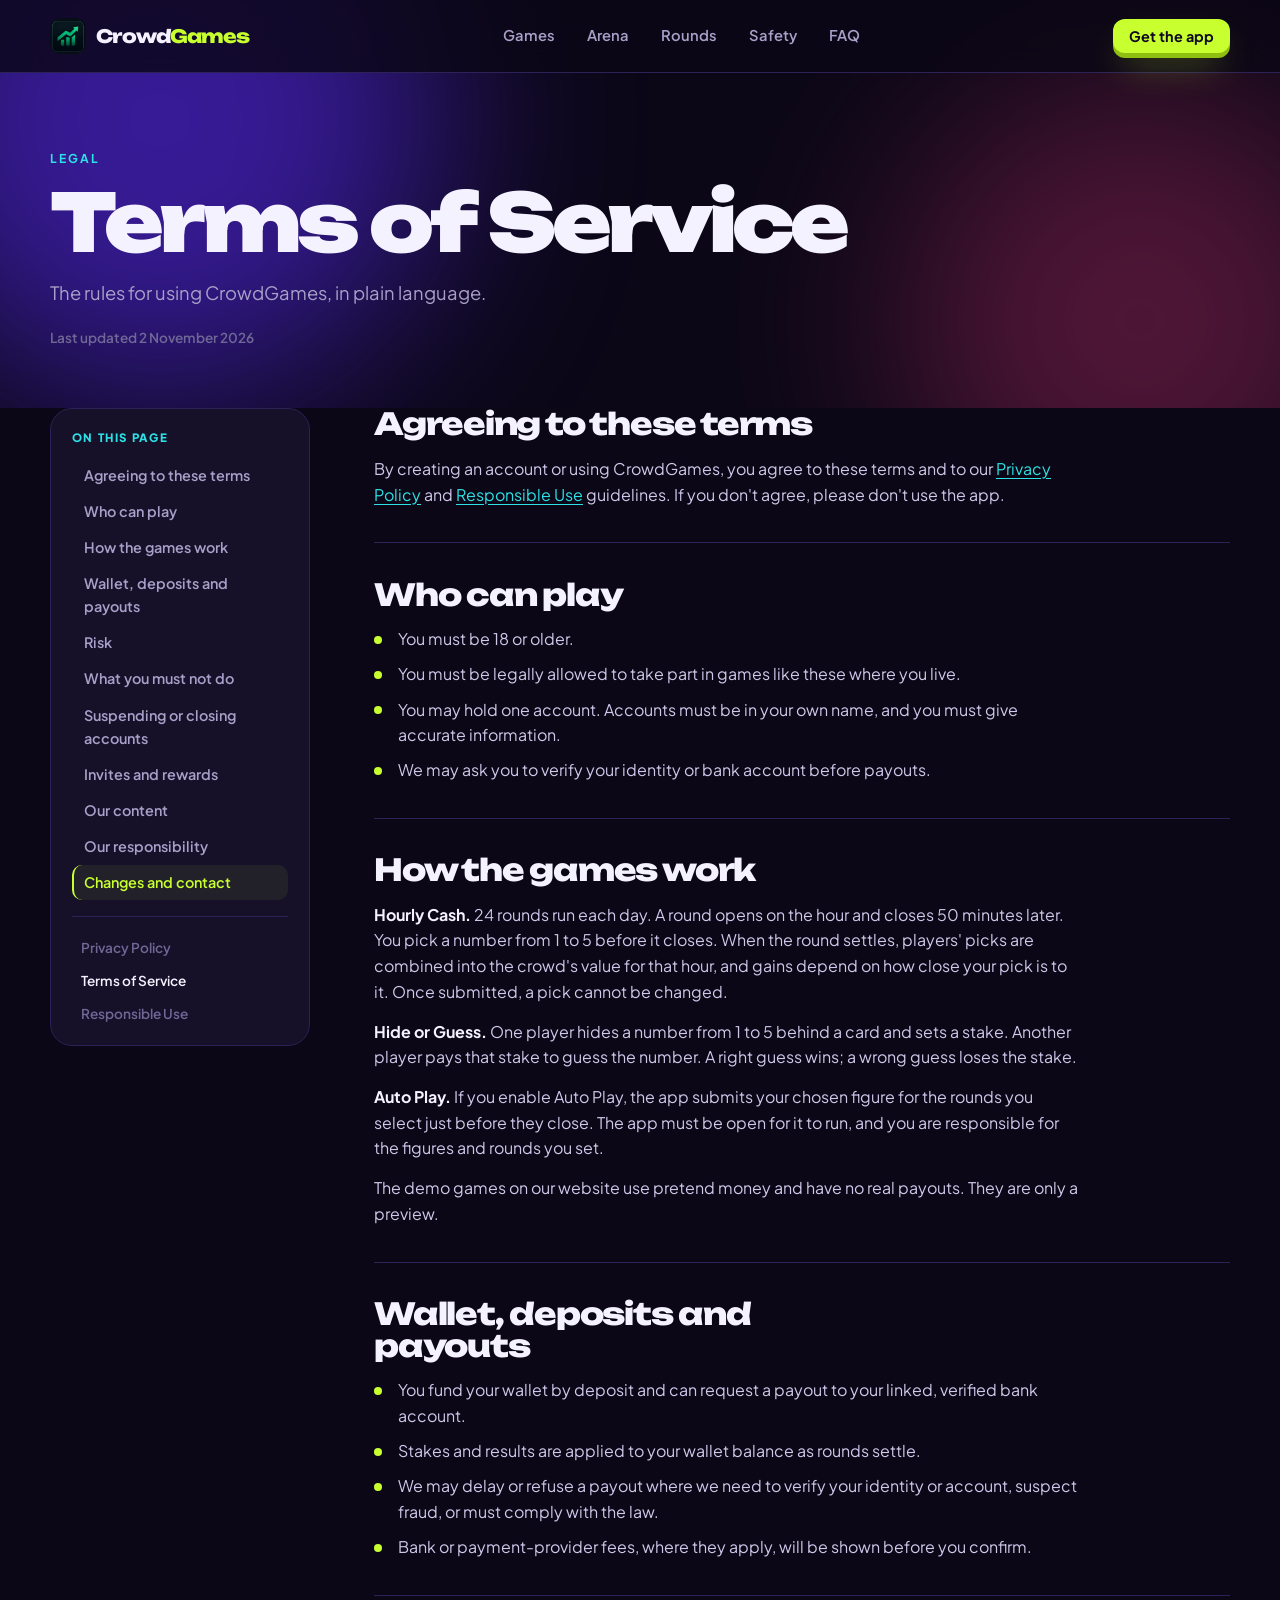
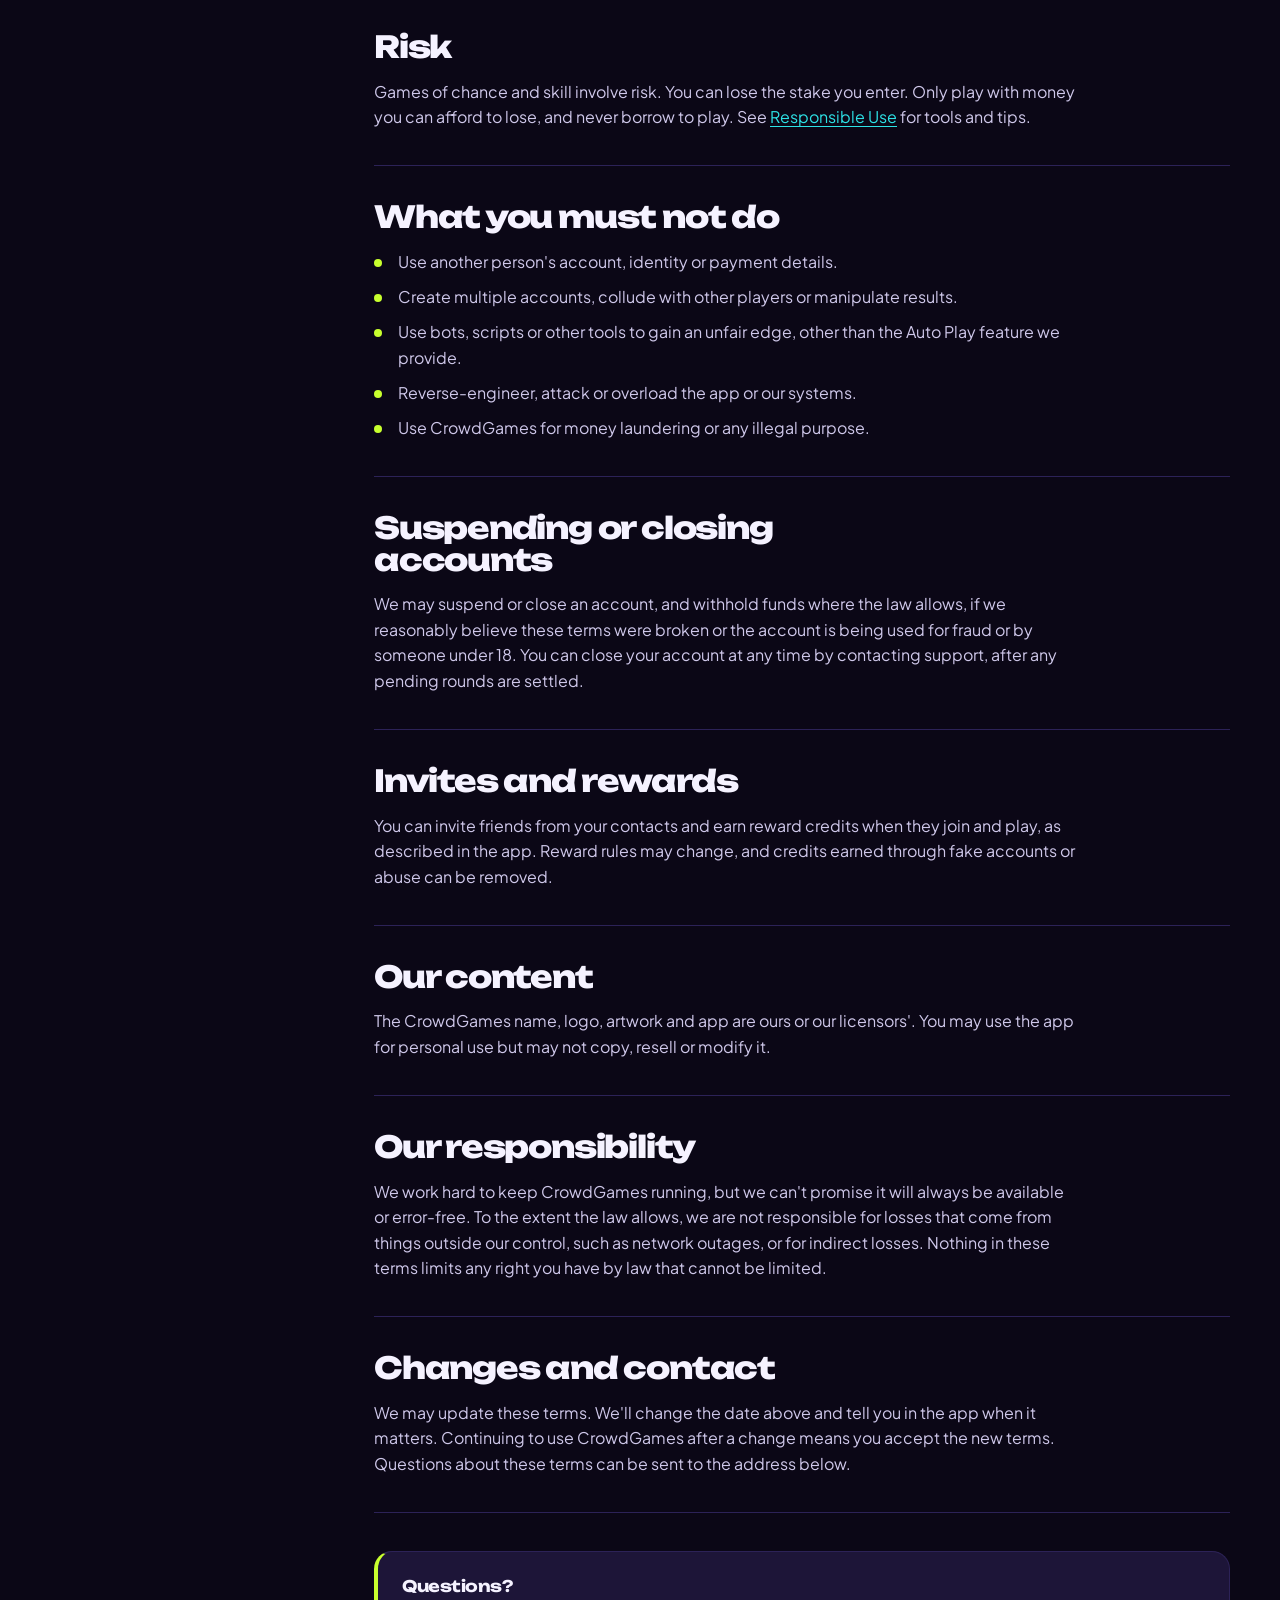
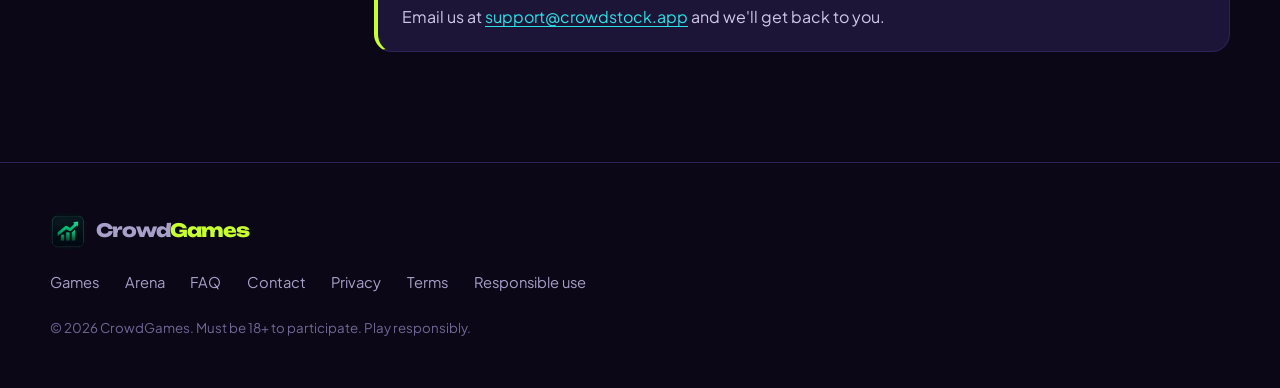
<file: terms.html>
<!doctype html>
<html lang="en">
<head>
<meta charset="utf-8">
<meta name="viewport" content="width=device-width, initial-scale=1">
<title>Terms of Service — CrowdGames</title>
<meta name="description" content="The rules for using CrowdGames, in plain language.">
<meta name="color-scheme" content="dark">
<meta name="theme-color" content="#0b0716">
<link rel="icon" href="assets/brand/favicon.png">
<link rel="preconnect" href="https://fonts.googleapis.com">
<link rel="preconnect" href="https://fonts.gstatic.com" crossorigin>
<link href="https://fonts.googleapis.com/css2?family=Unbounded:wght@600;800;900&family=Plus+Jakarta+Sans:wght@400;500;600;700&display=swap" rel="stylesheet">
<link rel="stylesheet" href="styles.css">
<link rel="stylesheet" href="legal.css">
</head>
<body>
<div class="progress" id="progress"></div>
<header class="nav solid" id="nav">
  <div class="wrap nav-in">
    <a href="index.html" class="brand"><img src="assets/brand/logo.png" alt="" width="36" height="36"><span>Crowd<i>Games</i></span></a>
    <nav class="links" aria-label="Main">
      <a href="index.html#games">Games</a><a href="index.html#arena">Arena</a><a href="index.html#clock">Rounds</a><a href="index.html#safe">Safety</a><a href="index.html#faq">FAQ</a>
    </nav>
    <a href="index.html#download" class="btn btn-lime btn-sm">Get the app</a>
  </div>
</header>
<main>
  <section class="l-hero">
    <div class="mesh m1"></div><div class="mesh m2"></div>
    <div class="wrap">
      <p class="kicker">Legal</p>
      <h1>Terms of Service</h1>
      <p class="sub">The rules for using CrowdGames, in plain language.</p>
      <p class="updated">Last updated 2 November 2026</p>
    </div>
  </section>
  <div class="wrap l-grid">
    <aside class="toc" aria-label="On this page"><b>On this page</b><ol><li><a href="#accept">Agreeing to these terms</a></li><li><a href="#eligible">Who can play</a></li><li><a href="#games">How the games work</a></li><li><a href="#wallet">Wallet, deposits and payouts</a></li><li><a href="#risk">Risk</a></li><li><a href="#conduct">What you must not do</a></li><li><a href="#suspend">Suspending or closing accounts</a></li><li><a href="#referral">Invites and rewards</a></li><li><a href="#ip">Our content</a></li><li><a href="#liability">Our responsibility</a></li><li><a href="#changes">Changes and contact</a></li></ol>
      <nav class="other" aria-label="Other policies"><a href="privacy.html">Privacy Policy</a><a class="cur" href="terms.html">Terms of Service</a><a href="responsible-use.html">Responsible Use</a></nav>
    </aside>
    <article class="doc"><section id="accept"><h2>Agreeing to these terms</h2><p>By creating an account or using CrowdGames, you agree to these terms and to our <a href="privacy.html">Privacy Policy</a> and <a href="responsible-use.html">Responsible Use</a> guidelines. If you don't agree, please don't use the app.</p></section><section id="eligible"><h2>Who can play</h2><ul><li>You must be 18 or older.</li><li>You must be legally allowed to take part in games like these where you live.</li><li>You may hold one account. Accounts must be in your own name, and you must give accurate information.</li><li>We may ask you to verify your identity or bank account before payouts.</li></ul></section><section id="games"><h2>How the games work</h2><p><b>Hourly Cash.</b> 24 rounds run each day. A round opens on the hour and closes 50 minutes later. You pick a number from 1 to 5 before it closes. When the round settles, players' picks are combined into the crowd's value for that hour, and gains depend on how close your pick is to it. Once submitted, a pick cannot be changed.</p><p><b>Hide or Guess.</b> One player hides a number from 1 to 5 behind a card and sets a stake. Another player pays that stake to guess the number. A right guess wins; a wrong guess loses the stake.</p><p><b>Auto Play.</b> If you enable Auto Play, the app submits your chosen figure for the rounds you select just before they close. The app must be open for it to run, and you are responsible for the figures and rounds you set.</p><p>The demo games on our website use pretend money and have no real payouts. They are only a preview.</p></section><section id="wallet"><h2>Wallet, deposits and payouts</h2><ul><li>You fund your wallet by deposit and can request a payout to your linked, verified bank account.</li><li>Stakes and results are applied to your wallet balance as rounds settle.</li><li>We may delay or refuse a payout where we need to verify your identity or account, suspect fraud, or must comply with the law.</li><li>Bank or payment-provider fees, where they apply, will be shown before you confirm.</li></ul></section><section id="risk"><h2>Risk</h2><p>Games of chance and skill involve risk. You can lose the stake you enter. Only play with money you can afford to lose, and never borrow to play. See <a href="responsible-use.html">Responsible Use</a> for tools and tips.</p></section><section id="conduct"><h2>What you must not do</h2><ul><li>Use another person's account, identity or payment details.</li><li>Create multiple accounts, collude with other players or manipulate results.</li><li>Use bots, scripts or other tools to gain an unfair edge, other than the Auto Play feature we provide.</li><li>Reverse-engineer, attack or overload the app or our systems.</li><li>Use CrowdGames for money laundering or any illegal purpose.</li></ul></section><section id="suspend"><h2>Suspending or closing accounts</h2><p>We may suspend or close an account, and withhold funds where the law allows, if we reasonably believe these terms were broken or the account is being used for fraud or by someone under 18. You can close your account at any time by contacting support, after any pending rounds are settled.</p></section><section id="referral"><h2>Invites and rewards</h2><p>You can invite friends from your contacts and earn reward credits when they join and play, as described in the app. Reward rules may change, and credits earned through fake accounts or abuse can be removed.</p></section><section id="ip"><h2>Our content</h2><p>The CrowdGames name, logo, artwork and app are ours or our licensors'. You may use the app for personal use but may not copy, resell or modify it.</p></section><section id="liability"><h2>Our responsibility</h2><p>We work hard to keep CrowdGames running, but we can't promise it will always be available or error-free. To the extent the law allows, we are not responsible for losses that come from things outside our control, such as network outages, or for indirect losses. Nothing in these terms limits any right you have by law that cannot be limited.</p></section><section id="changes"><h2>Changes and contact</h2><p>We may update these terms. We'll change the date above and tell you in the app when it matters. Continuing to use CrowdGames after a change means you accept the new terms. Questions about these terms can be sent to the address below.</p></section>
      <div class="contact-card"><b>Questions?</b><p>Email us at <a href="mailto:support@crowdstock.app">support@crowdstock.app</a> and we'll get back to you.</p></div>
    </article>
  </div>
</main>
<footer>
  <div class="wrap foot">
    <a href="index.html" class="brand"><img src="assets/brand/logo.png" alt="" width="36" height="36"><span>Crowd<i>Games</i></span></a>
    <nav aria-label="Footer"><a href="index.html#games">Games</a><a href="index.html#arena">Arena</a><a href="index.html#faq">FAQ</a><a href="mailto:support@crowdstock.app">Contact</a><a href="privacy.html">Privacy</a><a href="terms.html">Terms</a><a href="responsible-use.html">Responsible use</a></nav>
    <small>© <span id="yr"></span> CrowdGames. Must be 18+ to participate. Play responsibly.</small>
  </div>
</footer>
<script src="legal.js"></script>
</body>
</html>
</file>
<file: styles.css>
:root{
  --bg:#0b0716;--bg2:#100a20;--surf:#161029;--surf2:#1d1538;--line:#2c2257;
  --text:#f5f2ff;--mut:#a9a0c9;--dim:#6f6896;
  --lime:#c8ff2e;--violet:#8b5cff;--pink:#ff3d8b;--cyan:#2de2e6;--amber:#ffb020;--ink:#10081f;
  --n1:#c8ff2e;--n2:#ffb020;--n3:#2de2e6;--n4:#ff3d8b;--n5:#8b5cff;
  --display:"Unbounded",system-ui,sans-serif;--body:"Plus Jakarta Sans",system-ui,sans-serif;
  --ease:cubic-bezier(.2,.9,.25,1);
}
*{box-sizing:border-box;margin:0}
html{color-scheme:dark;scroll-behavior:smooth;scroll-padding-top:84px}
body{background:var(--bg);color:var(--text);font:400 1rem/1.6 var(--body);-webkit-font-smoothing:antialiased;overflow-x:hidden}
img{display:block;max-width:100%;height:auto}
a{color:inherit}
button{font-family:inherit;cursor:pointer}
.wrap{width:min(1180px,100% - 40px);margin-inline:auto}
.ic{width:1.15em;height:1.15em;flex:none}.ic.big{width:44px;height:44px}
h1,h2,h3{font-family:var(--display);line-height:1.04;letter-spacing:-.04em;font-weight:800}
h2{font-size:clamp(2rem,5vw,3.8rem);max-width:15em}
h3{font-size:1.2rem}
.lime{color:var(--lime)}.hot{color:var(--pink)}
.sub{color:var(--mut);margin-top:1rem;max-width:36em}
.kicker{font:700 .76rem var(--body);letter-spacing:.16em;text-transform:uppercase;color:var(--cyan);margin-bottom:1rem}
.head{margin-bottom:3rem}.head.center{text-align:center}.head.center h2,.head.center .sub{margin-inline:auto}
.sec{padding:110px 0;position:relative}
.sec.dark{background:var(--bg2);border-block:1px solid var(--line)}
:focus-visible{outline:3px solid var(--cyan);outline-offset:3px}

/* fx */
.progress{position:fixed;inset:0 auto auto 0;height:3px;width:0;background:linear-gradient(90deg,var(--lime),var(--cyan),var(--pink));z-index:100}
.cursor-glow{position:fixed;width:520px;height:520px;border-radius:50%;pointer-events:none;z-index:0;left:0;top:0;translate:-50% -50%;background:radial-gradient(circle,rgba(139,92,255,.22),transparent 65%);opacity:0;transition:opacity .4s}
#fx{position:fixed;inset:0;width:100%;height:100%;pointer-events:none;z-index:90}
main,header,footer{position:relative;z-index:1}

/* buttons */
.btn{display:inline-flex;align-items:center;justify-content:center;gap:.6em;font:700 1rem var(--body);text-decoration:none;border:0;border-radius:16px;padding:.85em 1.5em;transition:transform .2s var(--ease),box-shadow .2s,background .2s;position:relative}
.btn:active{transform:translateY(3px) scale(.98)}
.btn:disabled{opacity:.4;cursor:not-allowed}
.btn-sm{padding:.55em 1.1em;font-size:.9rem;border-radius:12px}
.btn-lg{padding:1.05em 1.8em;font-size:1.05rem}.btn-block{width:100%}
.btn-lime{background:var(--lime);color:var(--ink);box-shadow:0 5px 0 #8fbf10,0 18px 36px -10px rgba(200,255,46,.45)}
.btn-lime:hover:not(:disabled){transform:translateY(-3px);box-shadow:0 8px 0 #8fbf10,0 24px 44px -10px rgba(200,255,46,.6)}
.btn-pink{background:var(--pink);color:#fff;box-shadow:0 5px 0 #b3175a,0 18px 36px -10px rgba(255,61,139,.5)}
.btn-pink:hover:not(:disabled){transform:translateY(-3px)}
.btn-ghost{background:rgba(255,255,255,.04);color:var(--text);box-shadow:inset 0 0 0 1.5px var(--line)}
.btn-ghost:hover{background:rgba(255,255,255,.1)}
.btn .ic{transition:transform .25s}.btn:hover .ic{transform:translateX(4px)}

/* nav */
.nav{position:fixed;inset:0 0 auto;z-index:60;transition:.3s}
.nav.solid{background:rgba(11,7,22,.8);backdrop-filter:blur(16px);box-shadow:0 1px 0 var(--line)}
.nav-in{display:flex;align-items:center;justify-content:space-between;height:72px;gap:1rem}
.brand{display:inline-flex;align-items:center;gap:.65rem;text-decoration:none;font:800 1.15rem var(--display);letter-spacing:-.05em}
.brand img{border-radius:10px}.brand i{font-style:normal;color:var(--lime)}
.links{display:flex;gap:2rem}.links a{color:var(--mut);text-decoration:none;font-weight:600;font-size:.92rem;position:relative;transition:color .2s}
.links a::after{content:"";position:absolute;left:0;right:100%;bottom:-6px;height:2px;background:var(--lime);transition:right .3s var(--ease)}
.links a:hover{color:var(--text)}.links a:hover::after{right:0}

/* hero */
.hero{position:relative;padding:150px 0 0;overflow:hidden;isolation:isolate}
.mesh{position:absolute;border-radius:50%;filter:blur(100px);z-index:-1;animation:drift 14s ease-in-out infinite alternate}
.m1{width:560px;height:560px;background:#5b2bff;top:-160px;left:-120px;opacity:.55}
.m2{width:480px;height:480px;background:var(--pink);right:-100px;top:80px;opacity:.28;animation-delay:-5s}
.m3{width:420px;height:420px;background:var(--cyan);left:40%;bottom:-200px;opacity:.16;animation-delay:-9s}
@keyframes drift{to{transform:translate(60px,40px) scale(1.12)}}
.floor{position:absolute;inset:auto 0 0;height:46%;z-index:-1;background:linear-gradient(transparent,var(--bg) 90%),repeating-linear-gradient(90deg,rgba(139,92,255,.22) 0 1px,transparent 1px 70px),repeating-linear-gradient(0deg,rgba(139,92,255,.22) 0 1px,transparent 1px 70px);transform:perspective(500px) rotateX(58deg);transform-origin:bottom;mask-image:linear-gradient(transparent,#000 60%);animation:floor 3s linear infinite}
@keyframes floor{to{background-position:0 0,0 0,0 70px}}
.orbs{position:absolute;inset:0;z-index:0;pointer-events:none}
.orb,.ball{--c:var(--n1);display:grid;place-items:center;font-family:var(--display);font-weight:800;color:var(--ink);border-radius:50%;background:radial-gradient(circle at 32% 28%,rgba(255,255,255,.75),transparent 34%),var(--c);box-shadow:inset 0 -10px 18px rgba(0,0,0,.28),0 14px 30px -8px var(--c)}
[data-n="1"]{--c:var(--n1)}[data-n="2"]{--c:var(--n2)}[data-n="3"]{--c:var(--n3)}[data-n="4"]{--c:var(--n4);color:#fff}[data-n="5"]{--c:var(--n5);color:#fff}
.orb{position:absolute;width:var(--s);height:var(--s);font-size:calc(var(--s)*.42);animation:bob 6s ease-in-out infinite;transition:translate .2s linear;opacity:.9}
.o1{--s:84px;left:46%;top:21%;animation-delay:-1s}.o2{--s:56px;left:4%;top:54%;animation-delay:-3s}.o3{--s:110px;right:3%;top:16%;animation-delay:-2s}.o4{--s:64px;left:52%;bottom:14%;animation-delay:-4s}.o5{--s:92px;right:9%;bottom:12%;animation-delay:-5s}
@keyframes bob{50%{transform:translateY(-22px) rotate(8deg)}}
.hero-grid{display:grid;grid-template-columns:1.15fr .85fr;gap:3rem;align-items:center;padding-bottom:100px;position:relative;z-index:2}
.pill{display:inline-flex;align-items:center;gap:.6em;background:rgba(255,255,255,.06);border:1px solid var(--line);padding:.45em 1em;border-radius:99px;font-size:.84rem;font-weight:600;margin-bottom:1.6rem;backdrop-filter:blur(8px)}
.dot{width:9px;height:9px;border-radius:50%;background:var(--lime);animation:ping 1.8s infinite}
@keyframes ping{0%{box-shadow:0 0 0 0 rgba(200,255,46,.7)}70%,100%{box-shadow:0 0 0 10px rgba(200,255,46,0)}}
.kinetic{font-size:clamp(3rem,8.2vw,6.6rem);font-weight:900;letter-spacing:-.06em;line-height:.95}
.ln{display:block;overflow:hidden;padding-bottom:.06em}
.w{display:inline-block;transform:translateY(110%) rotate(6deg);animation:up .9s var(--ease) forwards}
.ln:nth-child(1) .w:nth-child(1){animation-delay:.1s}.ln:nth-child(1) .w:nth-child(2){animation-delay:.18s}
.ln:nth-child(2) .w{animation-delay:.3s}
.ln:nth-child(3) .w:nth-child(1){animation-delay:.45s}.ln:nth-child(3) .w:nth-child(2){animation-delay:.53s}.ln:nth-child(3) .w:nth-child(3){animation-delay:.65s}
@keyframes up{to{transform:none}}
.lead{font-size:1.2rem;color:var(--mut);max-width:30em;margin:1.8rem 0 2.2rem;opacity:0;animation:fade 1s .9s forwards}
.cta,.age{opacity:0;animation:fade 1s 1.1s forwards}
@keyframes fade{to{opacity:1}}
.cta{display:flex;flex-wrap:wrap;gap:1rem}.cta.center{justify-content:center}
.age{margin-top:1.4rem;font-size:.84rem;color:var(--dim)}

/* phone */
.hero-phone{position:relative;display:grid;place-items:center;perspective:1200px}
.phone{position:relative;width:min(290px,76vw);aspect-ratio:9/18.4;background:#05030b;border-radius:44px;padding:11px;box-shadow:0 0 0 2px #2c2257,0 50px 90px -20px #000,0 0 120px -20px rgba(139,92,255,.7);transform:rotateY(-14deg) rotateX(6deg) rotateZ(2deg);animation:phone 7s ease-in-out infinite;transform-style:preserve-3d}
@keyframes phone{50%{transform:rotateY(-6deg) rotateX(3deg) rotateZ(-1deg) translateY(-14px)}}
.notch{position:absolute;top:18px;left:50%;translate:-50% 0;width:84px;height:22px;background:#05030b;border-radius:99px;z-index:3}
.ps{position:relative;height:100%;border-radius:34px;background:linear-gradient(170deg,#1d1245,#0d0720 70%);padding:54px 18px 20px;display:flex;flex-direction:column;align-items:center;gap:14px;overflow:hidden}
.ps-top{display:flex;justify-content:space-between;width:100%;font-size:.78rem;color:var(--mut);font-weight:600}.ps-top b{color:var(--lime)}.ps-top em{font-style:normal;color:var(--text);font-variant-numeric:tabular-nums;font-weight:700}
.ps-ring{position:relative;width:128px;height:128px;display:grid;place-items:center}
.ps-ring svg{position:absolute;inset:0;transform:rotate(-90deg)}
.r-bg{fill:none;stroke:#2c2257;stroke-width:8}.r-fg{fill:none;stroke:var(--lime);stroke-width:8;stroke-linecap:round;stroke-dasharray:327;stroke-dashoffset:327;transition:stroke-dashoffset 1s linear}
.ps-ring b{font:900 3.1rem var(--display);line-height:1;transition:transform .3s}.ps-ring small{position:absolute;bottom:26px;font-size:.62rem;color:var(--mut)}
.ps-ring b.pop{animation:pop .4s var(--ease)}
@keyframes pop{40%{transform:scale(1.3)}}
.ps-balls{display:flex;gap:7px}
.ps-balls .ball{width:38px;height:38px;font-size:1rem;transition:transform .3s var(--ease)}
.ps-balls .ball.on{transform:translateY(-8px) scale(1.2);outline:2px solid #fff;outline-offset:2px}
.ps-btn{margin-top:auto;width:100%;text-align:center;background:var(--lime);color:var(--ink);font-weight:800;padding:.8em;border-radius:14px;font-size:.92rem;transition:.3s}
.ps-btn.done{background:#163b22;color:var(--lime)}
.ps-toast{position:absolute;left:50%;top:84px;translate:-50% -30px;background:var(--lime);color:var(--ink);font-weight:800;font-size:.74rem;padding:.4em .9em;border-radius:99px;opacity:0;display:flex;align-items:center;gap:.3em;transition:.4s var(--ease)}
.ps-toast.show{opacity:1;translate:-50% 0}
.float-chip{position:absolute;display:flex;align-items:center;gap:.5em;background:rgba(22,16,41,.85);backdrop-filter:blur(10px);border:1px solid var(--line);padding:.6em 1em;border-radius:14px;font-size:.8rem;font-weight:700;box-shadow:0 20px 40px -10px #000;animation:bob 5s ease-in-out infinite}
.float-chip .ic{color:var(--lime)}
.fc1{left:-8%;top:20%}.fc2{right:-4%;bottom:18%;animation-delay:-2s}.fc2 .ic{color:var(--cyan)}

.marquee{background:var(--lime);color:var(--ink);overflow:hidden;white-space:nowrap;transform:rotate(-1.4deg) scale(1.04);position:relative;z-index:3}
.marquee-track{display:inline-flex;gap:2.4rem;padding:.9rem 0;animation:slide 38s linear infinite;font:900 1.25rem var(--display);text-transform:uppercase;letter-spacing:-.03em}
.marquee-track span::after{content:"";display:inline-block;width:.6em;height:.6em;background:var(--ink);border-radius:50%;margin-left:2.4rem;vertical-align:middle}
@keyframes slide{to{transform:translateX(-50%)}}

.stats{padding:90px 0 20px}
.stats-grid{display:grid;grid-template-columns:repeat(4,1fr);gap:1rem}
.stats-grid div{border-left:2px solid var(--line);padding-left:1.2rem}
.stats-grid b{display:block;font:900 clamp(2.2rem,5vw,3.6rem) var(--display);letter-spacing:-.06em;background:linear-gradient(120deg,#fff,var(--cyan));-webkit-background-clip:text;background-clip:text;color:transparent;font-variant-numeric:tabular-nums}
.stats-grid span{color:var(--mut);font-size:.92rem}

/* bento */
.bento{display:grid;grid-template-columns:repeat(6,1fr);grid-auto-rows:minmax(150px,auto);gap:1rem}
.tile{position:relative;background:var(--surf);border:1px solid var(--line);border-radius:30px;overflow:hidden;transition:transform .25s var(--ease),border-color .25s,box-shadow .3s;will-change:transform}
.tile:hover{border-color:#4b3a95}
.t-hourly{grid-column:span 4;grid-row:span 3;min-height:460px}.t-hide{grid-column:span 2;grid-row:span 3}
.t-auto,.t-wallet,.t-invite{grid-column:span 2;padding:1.8rem;display:flex;flex-direction:column;gap:.6rem}
.t-auto .ic{color:var(--lime)}.t-wallet .ic{color:var(--cyan)}.t-invite .ic{color:var(--pink)}
.tile p{color:var(--mut);font-size:.95rem}
.t-hourly>img,.t-hide>img{position:absolute;inset:0;width:100%;height:100%;object-fit:cover;transition:transform .8s var(--ease)}
.tile:hover>img{transform:scale(1.07)}
.tile-in{position:absolute;inset:auto 0 0;padding:6rem 1.8rem 1.8rem;background:linear-gradient(transparent,rgba(11,7,22,.92) 55%)}
.tile-in h3{font-size:clamp(1.8rem,3.4vw,2.8rem);margin:.6rem 0}.tile-in p{color:#d9d2f3;max-width:30em;margin-bottom:1.2rem}
.tag{display:inline-block;background:var(--lime);color:var(--ink);font-weight:800;font-size:.72rem;padding:.35em .9em;border-radius:99px;text-transform:uppercase;letter-spacing:.06em}.tag.pink{background:var(--pink);color:#fff}

/* arena */
.arena-sec{background:radial-gradient(900px 500px at 50% 0,rgba(139,92,255,.2),transparent 70%),var(--bg)}
.arena{background:linear-gradient(180deg,var(--surf2),var(--surf));border:1px solid var(--line);border-radius:34px;padding:clamp(1rem,3vw,2rem);box-shadow:0 50px 100px -40px #000,0 0 0 1px rgba(255,255,255,.03) inset}
.a-top{display:flex;flex-wrap:wrap;gap:1rem;justify-content:space-between;align-items:center;margin-bottom:1.6rem}
.seg{display:inline-flex;background:var(--bg);padding:5px;border-radius:16px;border:1px solid var(--line);flex-wrap:wrap}
.seg button{border:0;background:none;color:var(--mut);font-weight:700;font-size:.9rem;padding:.65em 1.2em;border-radius:12px;transition:.2s}
.seg button[aria-selected="true"]{background:var(--lime);color:var(--ink)}
.seg button[data-tab="guess"][aria-selected="true"]{background:var(--pink);color:#fff}
.seg button[data-tab="hide"][aria-selected="true"]{background:var(--cyan);color:var(--ink)}
.a-right{display:flex;align-items:center;gap:.8rem}
.wal{text-align:right;line-height:1.15}.wal small{display:block;color:var(--dim);font-size:.7rem;text-transform:uppercase;letter-spacing:.08em}
.wal b{font:800 1.4rem var(--display);font-variant-numeric:tabular-nums;transition:color .3s}.wal b.up{color:var(--lime)}.wal b.down{color:var(--pink)}
.icon-btn,.mini{background:var(--bg);color:var(--mut);border:1px solid var(--line);border-radius:12px;transition:.2s}
.icon-btn{width:42px;height:42px;display:grid;place-items:center}.icon-btn[aria-pressed="true"]{color:var(--lime);border-color:var(--lime)}
.mini{font-size:.76rem;font-weight:700;padding:.5em .9em}.icon-btn:hover,.mini:hover{color:var(--text)}
.pane{display:grid;grid-template-columns:1.15fr .85fr;gap:1.6rem;align-items:stretch}.pane[hidden]{display:none}
.stage{position:relative;background:var(--bg);border:1px solid var(--line);border-radius:26px;min-height:420px;overflow:hidden;background-image:radial-gradient(circle at 50% 0,rgba(139,92,255,.18),transparent 60%)}
.ctrl{display:flex;flex-direction:column;gap:1rem;justify-content:center}.ctrl h3{font-size:.95rem;color:var(--mut);font-family:var(--body);letter-spacing:0;font-weight:700}
.balls{display:flex;gap:.6rem;flex-wrap:wrap}
.balls .ball{width:62px;height:62px;font-size:1.5rem;border:0;transition:transform .25s var(--ease),box-shadow .25s}
.balls .ball:hover{transform:translateY(-6px) rotate(-6deg)}
.balls .ball[aria-pressed="true"]{transform:translateY(-8px) scale(1.14);outline:3px solid #fff;outline-offset:3px}
.chips{display:flex;flex-wrap:wrap;gap:.5rem}
.chip{background:var(--bg);color:var(--text);border:1.5px solid var(--line);border-radius:12px;font-weight:700;padding:.55em 1em;font-size:.92rem;transition:.2s}
.chip:hover{border-color:var(--lime)}.chip[aria-pressed="true"]{background:var(--lime);color:var(--ink);border-color:var(--lime)}
.result{min-height:3.2em;font-weight:600;color:var(--mut);font-size:.95rem}.result.win{color:var(--lime)}.result.lose{color:var(--pink)}

/* crowd drop */
.lanes{position:absolute;inset:0 0 120px;display:grid;grid-template-columns:repeat(5,1fr);padding:0 4%}
.lane{display:flex;flex-direction:column-reverse;align-items:center;justify-content:flex-start;gap:2px;padding-bottom:6px;border-inline:1px dashed rgba(255,255,255,.06);position:relative}
.dotp{width:12px;height:12px;border-radius:50%;background:var(--c);box-shadow:0 0 10px -1px var(--c);animation:dropin .7s cubic-bezier(.5,0,.9,.5) both}
.dotp.me{width:22px;height:22px;outline:3px solid #fff;outline-offset:2px;animation-name:dropin;z-index:2}
@keyframes dropin{from{transform:translateY(-420px);opacity:0}20%{opacity:1}to{transform:none}}
.lane .cnt{position:absolute;top:10px;font:800 .8rem var(--display);color:var(--dim);opacity:0;transition:.4s}.lane .cnt.show{opacity:1}
.track{position:absolute;inset:auto 4% 22px;height:92px}
.axis{display:grid;grid-template-columns:repeat(5,1fr);height:10px;margin-top:46px;border-radius:99px;background:linear-gradient(90deg,var(--n1),var(--n2),var(--n3),var(--n4),var(--n5));position:relative}
.axis span{position:absolute;top:18px;font:800 .78rem var(--display);color:var(--mut);translate:-50% 0}
.axis span:nth-child(1){left:10%}.axis span:nth-child(2){left:30%}.axis span:nth-child(3){left:50%}.axis span:nth-child(4){left:70%}.axis span:nth-child(5){left:90%}
.mk{position:absolute;top:30px;width:0;height:46px;transition:left 1.4s var(--ease),opacity .4s;opacity:0}
.mk i{position:absolute;top:-24px;left:0;translate:-50% 0;font:800 .66rem var(--body);font-style:normal;text-transform:uppercase;letter-spacing:.06em;padding:.25em .7em;border-radius:99px;white-space:nowrap}
.mk::after{content:"";position:absolute;top:0;left:-2px;width:4px;height:46px;border-radius:9px}
.mk.you i,.mk.you::after{background:#fff;color:var(--ink)}.mk.crowd i,.mk.crowd::after{background:var(--lime);color:var(--ink)}
.mk.crowd{top:34px}.mk.show{opacity:1}

/* guess */
.cards-stage{display:grid;place-items:center;padding:1rem}
.fan{display:flex;justify-content:center;perspective:1000px;padding:2rem 0}
.gc{position:relative;width:104px;height:150px;margin-inline:-14px;background:none;border:0;padding:0;transform:rotate(var(--r)) translateY(var(--y));transition:transform .45s var(--ease);transform-style:preserve-3d}
.gc:hover:not(.flip){transform:rotate(var(--r)) translateY(calc(var(--y) - 22px))}
.gc.sel{transform:rotate(0) translateY(-40px) scale(1.12);z-index:5}
.gc .in{position:absolute;inset:0;transition:transform .8s var(--ease);transform-style:preserve-3d}
.gc.flip .in{transform:rotateY(180deg)}
.gc .f,.gc .b{position:absolute;inset:0;border-radius:18px;backface-visibility:hidden;display:flex;flex-direction:column;align-items:center;justify-content:center;gap:.4rem}
.gc .f{background:repeating-linear-gradient(135deg,#ff3d8b 0 10px,#e0267a 10px 20px);border:3px solid rgba(255,255,255,.7);box-shadow:0 14px 28px -8px rgba(255,61,139,.6)}
.gc .f b{font:900 2.2rem var(--display);color:#fff}.gc .f small{background:rgba(11,7,22,.65);color:#fff;font-weight:800;font-size:.78rem;border-radius:99px;padding:.15em .75em}
.gc .b{transform:rotateY(180deg);background:#fff}.gc .b .ball{width:66px;height:66px;font-size:1.7rem}
.gc.win .b{background:#e6ffc2;box-shadow:0 0 40px 6px rgba(200,255,46,.7)}.gc.lose .b{background:#ffd9e6}
.gc.shake{animation:shake .5s}
@keyframes shake{20%,60%{translate:-8px 0}40%,80%{translate:8px 0}}
.streak{position:absolute;bottom:14px;left:0;right:0;text-align:center;color:var(--mut);font-size:.85rem;font-weight:600}.streak b{color:var(--lime);font-family:var(--display)}

/* hide */
.hide-stage{display:grid;place-items:center;align-content:center;gap:1.4rem;padding:2rem}
.hcard{width:140px;height:196px;perspective:800px}
.hc-face{width:100%;height:100%;border-radius:22px;background:repeating-linear-gradient(135deg,#2de2e6 0 10px,#1bb8bd 10px 20px);border:3px solid rgba(255,255,255,.75);display:flex;flex-direction:column;align-items:center;justify-content:center;gap:.5rem;box-shadow:0 20px 40px -10px rgba(45,226,230,.6);transition:transform .6s var(--ease);animation:bob 4s ease-in-out infinite}
.hc-face b{font:900 3rem var(--display);color:var(--ink)}.hc-face small{background:var(--ink);color:#fff;font-weight:800;border-radius:99px;padding:.15em .8em;font-size:.82rem}
.reel{width:92px;height:92px;border-radius:50%;background:var(--surf2);border:3px solid var(--line);display:grid;place-items:center;font:900 2.4rem var(--display);transition:.3s}
.reel.spin{border-color:var(--pink);box-shadow:0 0 30px -4px var(--pink)}.reel.hit{border-color:var(--pink);background:var(--pink)}.reel.miss{border-color:var(--lime);background:var(--lime);color:var(--ink)}
.reel-l{color:var(--mut);font-size:.9rem;font-weight:600;text-align:center}

/* how */
.how{display:grid;grid-template-columns:.8fr 1.2fr;gap:4rem;align-items:start}
.how-l{position:sticky;top:120px}
.how-line{height:6px;border-radius:9px;background:var(--line);margin-top:2rem;overflow:hidden}.how-line i{display:block;height:100%;width:0;background:linear-gradient(90deg,var(--lime),var(--cyan))}
.how-steps{list-style:none;padding:0;display:grid;gap:1.2rem}
.how-steps li{background:var(--surf);border:1px solid var(--line);border-radius:28px;padding:2rem;display:grid;grid-template-columns:auto 1fr;gap:0 1.6rem;transition:.3s var(--ease)}
.how-steps li.active{border-color:var(--lime);transform:translateX(10px);background:var(--surf2)}
.how-steps b{grid-row:span 2;font:900 3.2rem var(--display);color:var(--line);transition:color .3s;line-height:1}.how-steps li.active b{color:var(--lime)}
.how-steps p{color:var(--mut)}

/* clock */
.clock-grid{display:grid;grid-template-columns:1fr 1fr;gap:3rem;align-items:center}
.legend{list-style:none;padding:0;display:flex;flex-wrap:wrap;gap:.6rem 1.2rem;margin:1.6rem 0;font-size:.84rem;color:var(--mut)}
.legend li::before{content:"";display:inline-block;width:12px;height:12px;border-radius:4px;margin-right:.5em;vertical-align:-1px;background:var(--c)}
.l-set{--c:#4b3a95}.l-open{--c:var(--lime)}.l-wait{--c:var(--amber)}.l-up{--c:var(--line)}
.dial-wrap{position:relative;width:min(100%,460px);margin-inline:auto}
#dial{width:100%;overflow:visible}
#dial .seg24{fill:var(--c);transition:fill .4s,transform .3s;transform-origin:0 0;cursor:default}
#dial .seg24:hover{transform:scale(1.06)}
#dial .seg24.set{--c:#4b3a95}#dial .seg24.up{--c:var(--line)}#dial .seg24.wait{--c:var(--amber)}#dial .seg24.open{--c:var(--lime);filter:drop-shadow(0 0 10px var(--lime));animation:glowseg 2s infinite}
@keyframes glowseg{50%{filter:drop-shadow(0 0 2px var(--lime))}}
#dial text{font:800 7px var(--display);fill:var(--ink);text-anchor:middle;dominant-baseline:middle;pointer-events:none}
#dial .up+text,#dial .set+text{fill:var(--text)}
.dial-c{position:absolute;inset:0;display:grid;place-content:center;text-align:center}
.dial-c small{color:var(--mut);font-weight:700;font-size:.78rem;text-transform:uppercase;letter-spacing:.1em}
.dial-c b{font:900 clamp(2.4rem,7vw,3.8rem) var(--display);letter-spacing:-.06em;font-variant-numeric:tabular-nums}.dial-c span{color:var(--lime);font-weight:700}
.auto-card{background:var(--surf);border:1px solid var(--line);border-radius:22px;padding:1rem 1.2rem;max-width:420px}
.auto-card header{display:flex;justify-content:space-between;font-weight:800;margin-bottom:.4rem}.auto-card header span{color:var(--lime);font-size:.84rem}
.arow{display:flex;align-items:center;gap:.8rem;padding:.7rem 0;border-top:1px solid var(--line)}.arow div{flex:1}.arow small{display:block;color:var(--mut);font-size:.76rem}
.sw{width:48px;height:28px;border-radius:99px;border:0;background:var(--line);position:relative;transition:.25s}
.sw::after{content:"";position:absolute;top:3px;left:3px;width:22px;height:22px;border-radius:50%;background:#fff;transition:.3s var(--ease)}
.sw[aria-checked="true"]{background:var(--lime)}.sw[aria-checked="true"]::after{left:23px}

/* people */
.reel-strip{overflow:hidden;mask-image:linear-gradient(90deg,transparent,#000 8%,#000 92%,transparent)}
.strip-track{display:flex;gap:1rem;width:max-content;animation:slide 60s linear infinite}
.reel-strip:hover .strip-track{animation-play-state:paused}
.pf{position:relative;width:240px;aspect-ratio:4/5;border-radius:26px;overflow:hidden;flex:none}
.pf img{width:100%;height:100%;object-fit:cover;transition:transform .6s var(--ease)}.pf:hover img{transform:scale(1.1)}
.pf span{position:absolute;inset:auto 0 0;padding:2.4rem 1rem .9rem;background:linear-gradient(transparent,rgba(11,7,22,.9));font:800 1rem var(--display)}

.safe-grid{display:grid;grid-template-columns:repeat(4,1fr);gap:1rem}
.safe-grid article{background:var(--surf);border:1px solid var(--line);border-radius:26px;padding:1.8rem;transition:.3s var(--ease)}
.safe-grid article:hover{transform:translateY(-8px);border-color:var(--cyan)}
.safe-grid .ic{color:var(--cyan);margin-bottom:1rem}.safe-grid p{color:var(--mut);font-size:.93rem;margin-top:.4rem}

.faq{display:grid;grid-template-columns:.8fr 1.2fr;gap:3rem}
details{border-bottom:1px solid var(--line);padding:1.2rem 0}
summary{list-style:none;cursor:pointer;font:700 1.1rem var(--display);letter-spacing:-.03em;display:flex;justify-content:space-between;gap:1rem}
summary::-webkit-details-marker{display:none}
summary::after{content:"+";color:var(--lime);font-size:1.6rem;line-height:1;transition:transform .3s var(--ease)}
details[open] summary::after{transform:rotate(135deg)}
details p{color:var(--mut);margin-top:.8rem;max-width:40em}

.final{position:relative;text-align:center;padding:130px 0;overflow:hidden;border-top:1px solid var(--line)}
.final-bg{position:absolute;inset:0;background:radial-gradient(600px 400px at 20% 100%,rgba(255,61,139,.35),transparent),radial-gradient(700px 440px at 80% 0,rgba(139,92,255,.45),transparent),var(--bg2);z-index:0}
.final-in{position:relative;z-index:1}
.mega{font-size:clamp(2.6rem,9vw,7.4rem);letter-spacing:-.07em;max-width:none;margin-inline:auto;font-weight:900}
.mega .lime{display:inline-block;font-variant-numeric:tabular-nums}
.final .sub{margin:1.4rem auto 2.4rem}
footer{padding:50px 0;border-top:1px solid var(--line);color:var(--mut)}
.foot{display:grid;gap:1.4rem;justify-items:start}.foot nav{display:flex;flex-wrap:wrap;gap:.6rem 1.6rem}.foot nav a{text-decoration:none;font-size:.92rem}.foot nav a:hover{color:var(--lime)}.foot small{color:var(--dim)}
.toast{position:fixed;left:50%;bottom:26px;translate:-50% 0;z-index:99;background:var(--lime);color:var(--ink);font-weight:800;padding:.8em 1.4em;border-radius:14px;box-shadow:0 14px 30px -8px #000;animation:pop .35s var(--ease)}.toast[hidden]{display:none}

.rv{opacity:0;transform:translateY(34px) scale(.98);transition:opacity .8s var(--ease),transform .8s var(--ease);transition-delay:var(--d,0s)}.rv.in{opacity:1;transform:none}

@media (max-width:980px){
  .hero-grid,.pane,.how,.clock-grid,.faq{grid-template-columns:1fr}
  .links{display:none}.how-l{position:static}
  .bento{grid-template-columns:1fr 1fr}.t-hourly{grid-column:span 2;min-height:420px}.t-hide{grid-column:span 2;min-height:420px}.t-auto,.t-wallet,.t-invite{grid-column:span 1}.t-invite{grid-column:span 2}
  .stats-grid,.safe-grid{grid-template-columns:1fr 1fr}
  .hero-phone{margin-top:1rem}.fc1{left:0}.fc2{right:0}
  .o3,.o5{opacity:.5}
}
@media (max-width:560px){
  .sec{padding:76px 0}.hero{padding-top:112px}
  .btn-lg{width:100%}
  .bento{grid-template-columns:1fr}.t-hourly,.t-hide,.t-invite,.t-auto,.t-wallet{grid-column:span 1}
  .safe-grid{grid-template-columns:1fr}.stats-grid{gap:1.4rem .6rem}
  .balls .ball{width:54px;height:54px}.gc{width:78px;height:118px;margin-inline:-18px}.gc .f b{font-size:1.6rem}.gc .b .ball{width:50px;height:50px;font-size:1.3rem}
  .how-steps li{padding:1.4rem;grid-template-columns:1fr}.how-steps b{grid-row:auto}
  .stage{min-height:380px}
}
@media (prefers-reduced-motion:reduce){*,*::before,*::after{animation-duration:.01ms!important;animation-iteration-count:1!important;transition-duration:.01ms!important}.w,.lead,.cta,.age{transform:none;opacity:1}.rv{opacity:1;transform:none}}
</file>
<file: legal.css>
/* shared by privacy.html, terms.html, responsible-use.html, 404.html */
.l-hero{position:relative;padding:150px 0 60px;overflow:hidden;isolation:isolate}
.l-hero h1{font-size:clamp(2.6rem,7vw,5rem);font-weight:900;letter-spacing:-.06em;line-height:1;animation:fade 1s both}
.l-hero .sub{font-size:1.15rem;animation:fade 1s .15s both}
.updated{margin-top:1.2rem;color:var(--dim);font-size:.85rem;font-weight:600}
@keyframes fade{from{opacity:0;transform:translateY(14px)}}
.l-grid{display:grid;grid-template-columns:260px 1fr;gap:4rem;padding-bottom:110px;align-items:start}
.toc{position:sticky;top:100px;background:var(--surf);border:1px solid var(--line);border-radius:22px;padding:1.3rem 1.3rem 1rem}
.toc>b{display:block;font:800 .72rem var(--body);letter-spacing:.14em;text-transform:uppercase;color:var(--cyan);margin-bottom:.8rem}
.toc ol{list-style:none;padding:0;display:grid;gap:.1rem;counter-reset:t}
.toc ol a{display:block;text-decoration:none;color:var(--mut);font-size:.9rem;font-weight:600;padding:.4em .7em;border-radius:10px;border-left:2px solid transparent;transition:.2s}
.toc ol a:hover{color:var(--text)}.toc ol a.on{color:var(--lime);background:rgba(200,255,46,.07);border-left-color:var(--lime)}
.other{margin-top:1rem;padding-top:1rem;border-top:1px solid var(--line);display:grid;gap:.2rem}
.other a{text-decoration:none;color:var(--dim);font-size:.85rem;font-weight:600;padding:.3em .7em}
.other a:hover{color:var(--text)}.other a.cur{color:var(--text)}
.doc section{padding:2.2rem 0;border-bottom:1px solid var(--line)}.doc section:first-child{padding-top:0}
.doc h2{font-size:clamp(1.4rem,2.6vw,1.9rem);margin-bottom:1rem;letter-spacing:-.04em;scroll-margin-top:100px}
.doc p{color:#cfc8ea;max-width:44em}.doc p+p{margin-top:.9rem}.doc p+ul,.doc ul+p{margin-top:.9rem}
.doc ul{list-style:none;padding:0;display:grid;gap:.6rem;max-width:44em}
.doc li{position:relative;padding-left:1.5rem;color:#cfc8ea}
.doc li::before{content:"";position:absolute;left:0;top:.62em;width:8px;height:8px;border-radius:50%;background:var(--lime)}
.doc b{color:var(--text)}
.doc a{color:var(--cyan);text-underline-offset:3px}.doc a:hover{color:var(--lime)}
.contact-card{margin-top:2.4rem;background:var(--surf2);border:1px solid var(--line);border-left:4px solid var(--lime);border-radius:18px;padding:1.3rem 1.5rem}
.contact-card b{font-family:var(--display);letter-spacing:-.03em}.contact-card p{margin-top:.3rem}

/* 404 */
body.nf{min-height:100vh;display:grid;place-items:center;text-align:center;overflow:hidden;position:relative}
.nf-in{position:relative;z-index:2;padding:2rem 20px}
.nf h1{font-size:clamp(2.6rem,9vw,6rem);font-weight:900;letter-spacing:-.06em}
.nf .sub{margin:1rem auto 2rem}
.nf-balls{display:flex;gap:1rem;justify-content:center;margin-bottom:1.6rem}
.nf-balls .ball{width:clamp(70px,16vw,110px);height:clamp(70px,16vw,110px);font-size:clamp(2rem,6vw,3.4rem);animation:bob 3s ease-in-out infinite}
.nf-balls .ball:nth-child(2){animation-delay:-1s}.nf-balls .ball:nth-child(3){animation-delay:-2s}
.nf .mesh{position:fixed}

@media (max-width:900px){
  .l-grid{grid-template-columns:1fr;gap:2rem}
  .toc{position:static}
  .l-hero{padding-top:120px}
}
</file>
